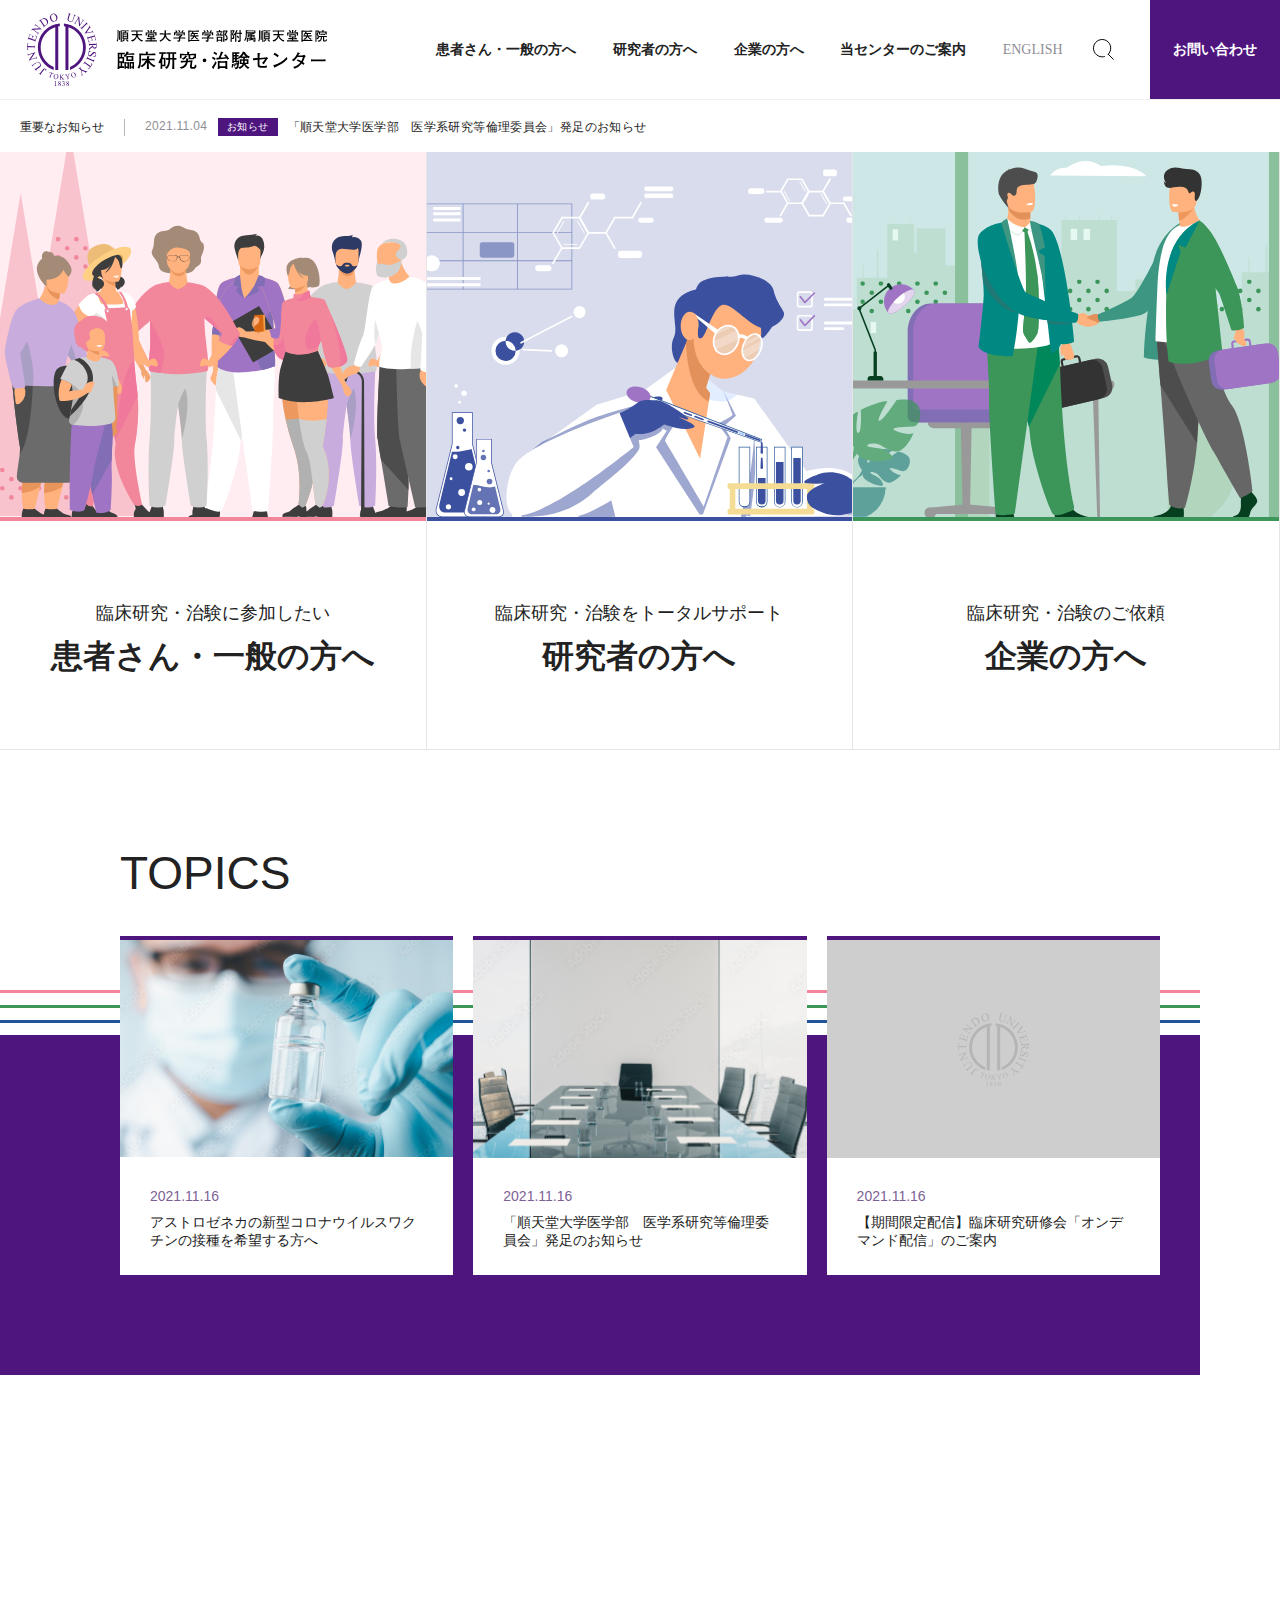
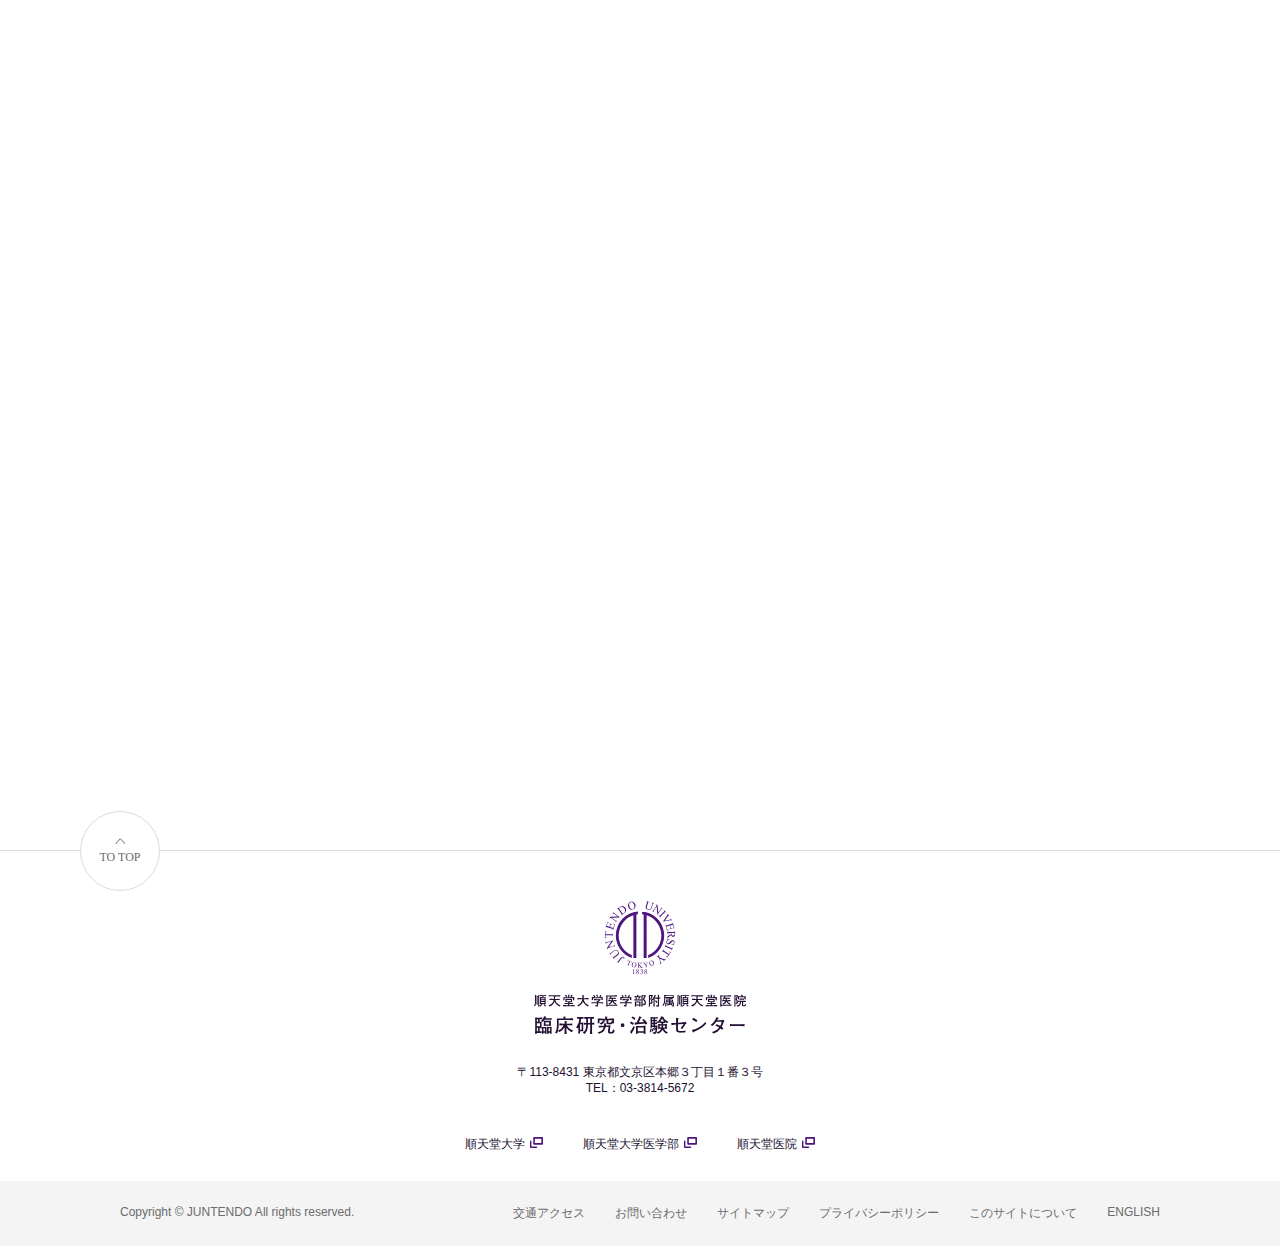
<file: index.html>
<!DOCTYPE html>
<html lang="ja">

<head>
  <meta charset="UTF-8">
  <meta name="viewport" content="width=device-width, initial-scale=1.0">
  <meta http-equiv="X-UA-Compatible" content="ie=edge">
  <title>順天堂医院</title>
  <meta name="description" content="">
  <meta property="og:site_name" content="">
  <meta property="og:title" content="">
  <meta property="og:description" content="">
  <meta property="og:type" content="website">
  <meta property="og:url" content="">
  <meta property="og:image" content="">
  <meta name="twitter:card" content="summary">
  <meta name="twitter:site" content="">
  <meta name="twitter:image" content="">
  <link rel="preconnect" href="https://fonts.gstatic.com" crossorigin>
  <link href="https://fonts.googleapis.com/css2?family=Rubik:wght@300;400;500;600;700&display=swap" rel="stylesheet">
  <link href="https://fonts.googleapis.com/css2?family=Raleway:wght@300;400;500;600;700&display=swap" rel="stylesheet">
  <link href="https://fonts.googleapis.com/css2?family=Roboto:wght@300;400;500;700&display=swap" rel="stylesheet">
  <link href="https://fonts.googleapis.com/css2?family=Josefin+Sans:wght@100;300;400;500;600;700&display=swap" rel="stylesheet">
  <link rel="stylesheet" href="./assets/css/index.css">
</head>

<body>
  <div class="wrapper">
    <header class="header js-header">
      <h1 class="header-logo">
        <a href="/">
          <img class="js-logo-pc h-logo-pc" src="./assets/images/common/h-logo.svg" alt="">
          <img class="js-logo-sp h-logo-sp" src="./assets/images/common/h-logo.svg" alt="">
        </a>
      </h1>
      <div class="sp-only sp-navBtn js-sp-navBtn">
        <span></span>
        <span></span>
        <span></span>
      </div>
      <nav class="menu js-menu">
        <div class="menu-inner">
          <ul class="menu-list">
            <li class="menu-item -patients">
              <a class="menu-item__link" href="/"><span>患者さん・一般の方へ</span></a>
              <div class="patients-menu">
                <div class="patients-menu__wrap">
                  <div class="patients-menu__left">
                    <h1>患者さん・一般の方へ</h1>
                    <p>(仮)当センターの治験・臨床研究に関する 情報提供とご参加方法をご案内します。</p>
                    <a href="/guide" class="patients-menu__link">詳しく見る</a>
                  </div>
                  <div class="patients-menu__right">
                    <ul>
                      <li> <a href="/guide/introduction/">治験・臨床研究とは</a></li>
                      <li> <a href="/guide/flow/">ご参加までの流れ</a></li>
                      <li> <a href="/guide/search/">現在募集中の治験・臨床研究</a></li>
                      <li> <a href="/guide/faq/">よくあるご質問</a></li>
                      <li> <a href="/guide/about/">当センターについて</a></li>
                      <li> <a href="/???????">公開講座・講演会</a></li>
                      <li> <a href="/guide/contact/">お問い合わせ先</a></li>
                    </ul>
                  </div>
                </div>
              </div>
            </li>
            <li class="menu-item">
              <a class="menu-item__link" href="/"><span>研究者の方へ</span></a>
            </li>
            <li class="menu-item">
              <a class="menu-item__link" href="/"><span>企業の方へ</span></a>
            </li>
            <li class="menu-item">
              <a class="menu-item__link" href="/"><span>当センターのご案内</span></a>
            </li>
            <li class="menu-item trans-en">
              <a class="menu-item__link" href="/"><span>ENGLISH</span></a>
            </li>
            <li class="menu-item se-img">
              <img class="pc-only" src="./assets/images/common/search.svg" alt="">
              <div class="sp-only">
                <div class="inline-input">
                  <input type="text" placeholder="キーワードで検索する">
                  <a class="btn-submit" href="">
                    <img src="./assets/images/common/search-white.svg" alt="">
                  </a>
                </div>
              </div>
            </li>
            <li class="menu-item">
              <a class="menu-item__link contact" href="/contact">
                お問い合わせ
              </a>
            </li>
          </ul>
        </div>
      </nav>

    </header>
    
   






    
    <main class="main">
      <section class="section top">
        <ul class="breadcrumb">
          <li>重要なお知らせ</li>
          <li>
            <a href="/" class="bread-news-item">
              <div class="section-news--item-dateWrap">
                <span class="date2">2021.11.04</span>
                <span class="tag type3">お知らせ</span>
              </div>
              <p class="desc">「順天堂大学医学部　医学系研究等倫理委員会」発足のお知らせ</p>
            </a>
          </li>
        </ul>

        <div class="p-top-mv">
          <div class="p-top-mv--item">
            <div class="img-wrap">
              <img src="./assets/images/top/p-top-mv1.svg" alt="mv">
            </div>
            <div class="txt-box">
              <div>
                <p>臨床研究・治験に参加したい</p>
                <h2>患者さん・<br class="sp-only">一般の方へ</h2>
                <a href='/' class="btn-detail">詳しく見る</a>
              </div>
            </div>
          </div>
          <div class="p-top-mv--item">
            <div class="img-wrap">
              <img src="./assets/images/top/p-top-mv2.svg" alt="mv">
            </div>
            <div class="txt-box">
              <div>
                <p>臨床研究・治験を<br class="sp-only">トータルサポート</p>
                <h2>研究者の方へ</h2>
                <a href='/' class="btn-detail">詳しく見る</a>
              </div>
            </div>
          </div>
          <div class="p-top-mv--item">
            <div class="img-wrap">
              <img src="./assets/images/top/p-top-mv3.svg" alt="mv">
            </div>
            <div class="txt-box">
              <div>
                <p>臨床研究・治験のご依頼</p>
                <h2>企業の方へ</h2>
                <a href='/' class="btn-detail">詳しく見る</a>
              </div>
            </div>
          </div>
        </div>
      </section>

      <section class="section topic wow fadeInUp">
        <div class="container topic-inner">
          <h1 class="section-ttl">TOPICS</h1>
          <ul class="col3">
            <li class="col3-item">
              <a href="/">
                <div class="topic-item">
                  <img src="./assets/images/top/p-topic-mv1.svg" alt="topic">
                  <div class="topic-info">
                    <p class="topic-date">2021.11.16</p>
                    <p class="topic-desc">アストロゼネカの新型コロナウイルスワクチンの接種を希望する方へ</p>
                  </div>
                </div>
              </a>
            </li>
            <li class="col3-item">
              <a href="/">
                <div class="topic-item">
                  <img src="./assets/images/top/p-topic-mv2.svg" alt="topic">
                  <div class="topic-info">
                    <p class="topic-date">2021.11.16</p>
                    <p class="topic-desc">「順天堂大学医学部　医学系研究等倫理委員会」発足のお知らせ</p>
                  </div>
                </div>
              </a>
            </li>
            <li class="col3-item">
              <a href="/">
                <div class="topic-item">
                  <img src="./assets/images/top/p-topic-mv3.svg" alt="topic">
                  <div class="topic-info">
                    <p class="topic-date">2021.11.16</p>
                    <p class="topic-desc">【期間限定配信】臨床研究研修会「オンデマンド配信」のご案内</p>
                  </div>
                </div>
              </a>
            </li>
          </ul>
        </div>

        <div class="p-bg-pane">
          <div class="line-list">
            <div class="line"></div>
            <div class="line"></div>
            <div class="line"></div>
          </div>
        </div>
      </section>

      <section class="section news wow fadeInUp">
        <div class="container">
          <div class="news-inner">
            <div class="l-content"></div>

            <div class="r-content">
              <h1 class="section-ttl"><span>NEWS</span></h1>

              <div class="category">
                <ul class="category-list">
                  <li class="active"><a href="/">お知らせ</a></li>
                  <li><a href="/">研修会情報</a></li>
                  <li><a href="/">新型コロナウイルス関連</a></li>
                </ul>
              </div>

              <ul class="news-list">
                <li class="news-item">
                  <a href="/" class="news-item--inner">
                    <div class="news-item--dateWrap">
                      <span class="date">2021.07.27</span>
                      <span class="tag">臨床研究</span>
                    </div>
                    <p class="desc">生命・医学系研究の関連規則を掲載いたしました。</p>
                  </a>
                </li>
                <li class="news-item">
                  <a href="/" class="news-item--inner">
                    <div class="news-item--dateWrap">
                      <span class="date">2021.07.14</span>
                      <span class="tag">特定臨床研究</span>
                    </div>
                    <p class="desc">順天堂大学臨床研究審査委員会予定表【2021年1月～2022年3月】（第3版）を掲載いたしました。変更申請締切変更申請締切変更申請締切変更申請締切変更申請締切変更申請締切変更申請締切変更申請締切変更申請締切</p>
                  </a>
                </li>
                <li class="news-item">
                  <a href="/" class="news-item--inner">
                    <div class="news-item--dateWrap">
                      <span class="date">2021.06.08</span>
                      <span class="tag">会員専用</span>
                    </div>
                    <p class="desc">【STAR-ACS研究】ニュースレター第３５号を掲載しました！</p>
                  </a>
                </li>
                <li class="news-item">
                  <a href="/" class="news-item--inner">
                    <div class="news-item--dateWrap">
                      <span class="date">2021.06.01</span>
                      <span class="tag">治験</span>
                    </div>
                    <p class="desc">治験開始までの流れ・申請書類ページを更新いたしました。</p>
                  </a>
                </li>
                <li class="news-item">
                  <a href="/" class="news-item--inner">
                    <div class="news-item--dateWrap">
                      <span class="date">2021.05.16</span>
                      <span class="tag">お知らせ</span>
                    </div>
                    <p class="desc">シンポジウム「産学連携で医療技術のグローバル展開を考える」を開催します！【6/11金18:00～ONLINE】</p>
                  </a>
                </li>
              </ul>
            </div>
          </div>
          <a href="/" class="btn-detail"> お知らせ一覧へ </a>
        </div>
      </section><!-- ./section-news -->

      <section class="section p-bottom wow fadeInUp">
        <div class="container">
          <ul class="col2">
            <li class="col2-item">
              <a href="/">
                <div class="p-btn">
                  <div>
                    <p>順天堂大学臨床研究情報検索システム</p>
                    <h2>当院の臨床研究情報の<br class="sp-only">検索はこちら</h2>
                  </div>
                </div>
              </a>
            </li>
            <li class="col2-item">
              <a href="/">
                <div class="p-btn">
                  <div>
                    <p>順天堂大学治験情報検索システム</p>
                    <h2>当院の治験情報の<br class="sp-only">検索はこちら</h2>
                  </div>
                </div>
              </a>
            </li>
          </ul>
        </div>

        <div class="p-bg-pane">
          <div class="line-list">
            <div class="line"></div>
            <div class="line"></div>
            <div class="line"></div>
          </div>
        </div>
  
      </section>
    
    
    
    </main>


















    
    <footer class="footer">
      <div class="pagetop js-pageTop"><span>TO TOP</span></div>
      <div class="footer-top">
        <img src="./assets/images/common/b-logo.svg" alt="logo">
        <p class="addr">〒113-8431 東京都文京区本郷３丁目１番３号<br>
          TEL：03-3814-5672</p>
          <ul>
            <li><a href="/" class="link">順天堂大学</a></li>
            <li><a href="/" class="link">順天堂大学医学部</a></li>
            <li><a href="/" class="link">順天堂医院</a></li>
          </ul>
        </div>
        <div class="footer-bottom">
          <div class="container inner">
            <p>
              Copyright © JUNTENDO All rights reserved.
            </p>
            <ul>
              <li><a href="/">交通アクセス</a></li>
              <li><a href="/">お問い合わせ</a></li>
              <li><a href="/">サイトマップ</a></li>
              <li><a href="/">プライバシーポリシー</a></li>
              <li><a href="/">このサイトについて</a></li>
              <li><a href="/">ENGLISH</a></li>
            </ul>
          </div>
        </div>
    </footer>


  <script src="./assets/js/libs/jquery-3.5.1.min.js"></script>
  <script src="./assets/js/libs/wow.min.js"></script>
  <script src="./assets/js/libs/ofi.min.js"></script>
  <script src="./assets/js/libs/slick.min.js"></script>
  <script src="./assets/js/libs/jquery.matchHeight-min.js"></script>
  <script src="./assets/js/common.js"></script>
</body>

</html>
</file>
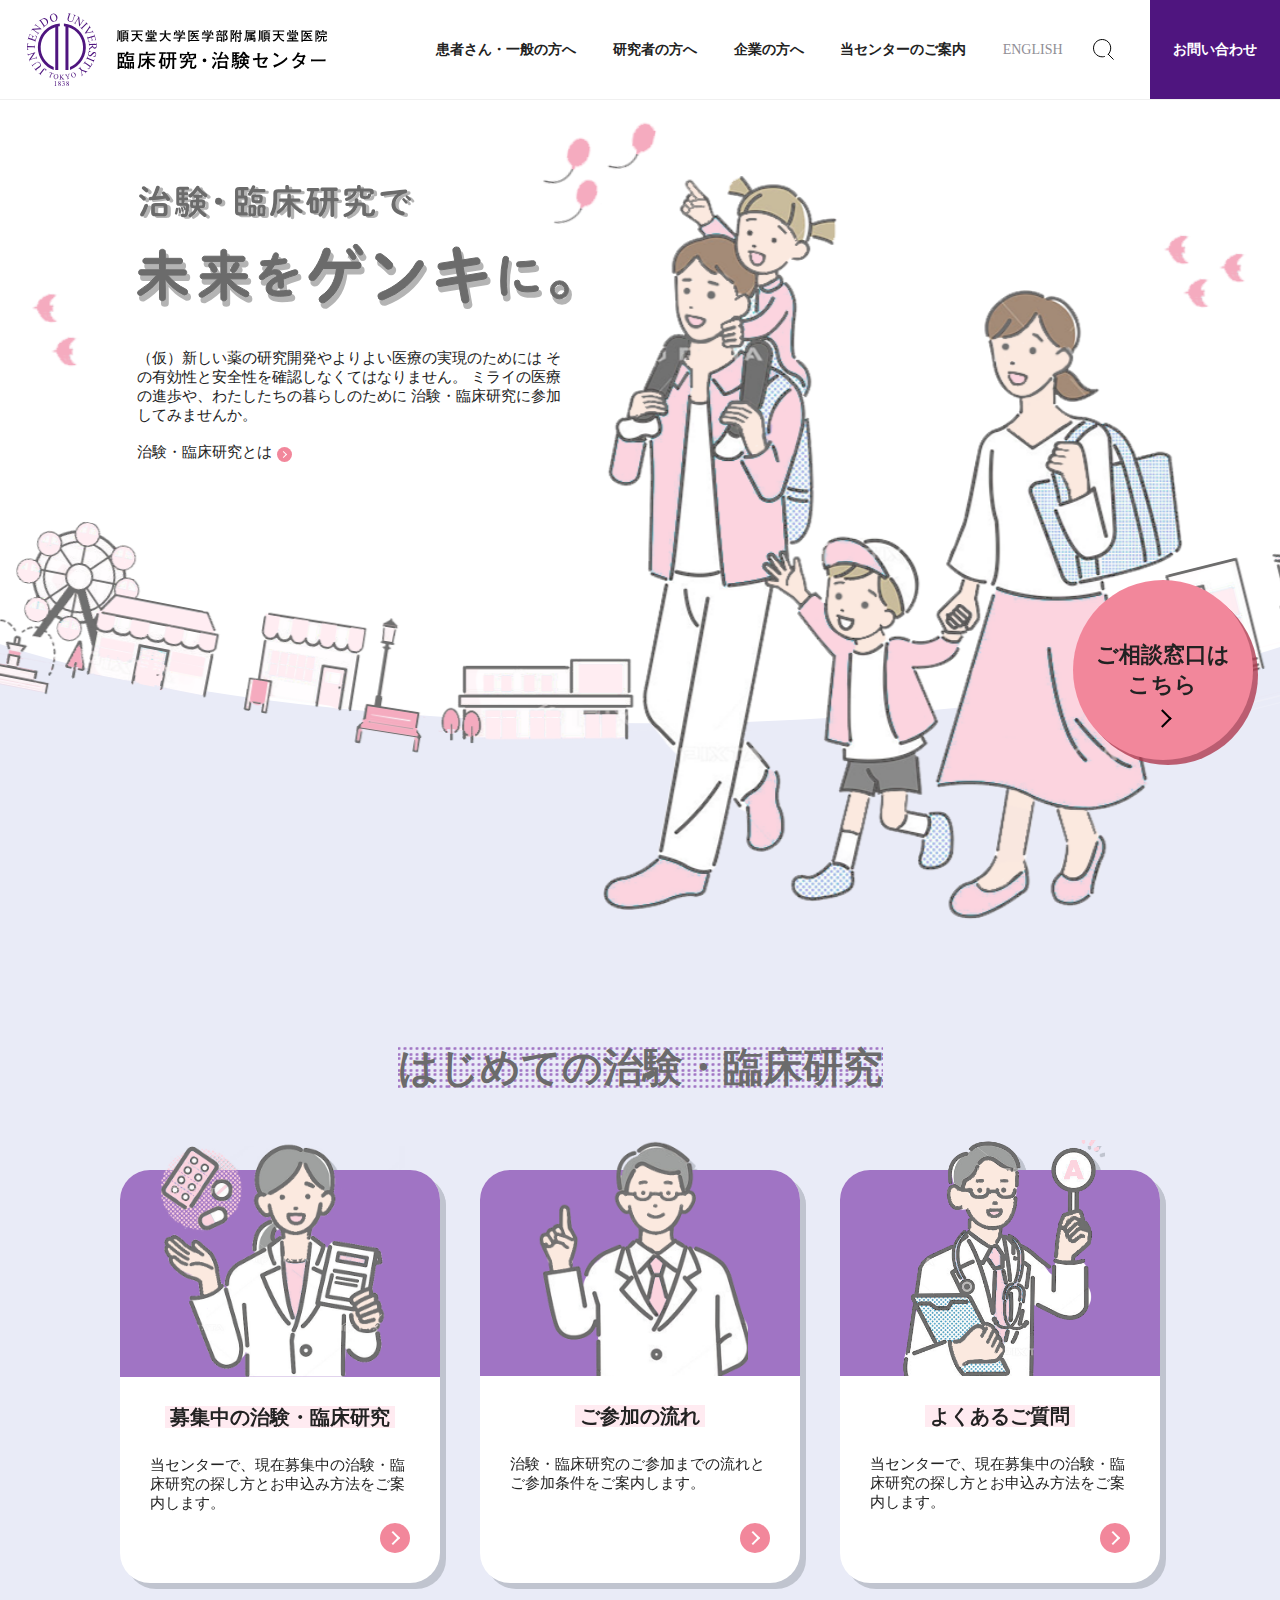
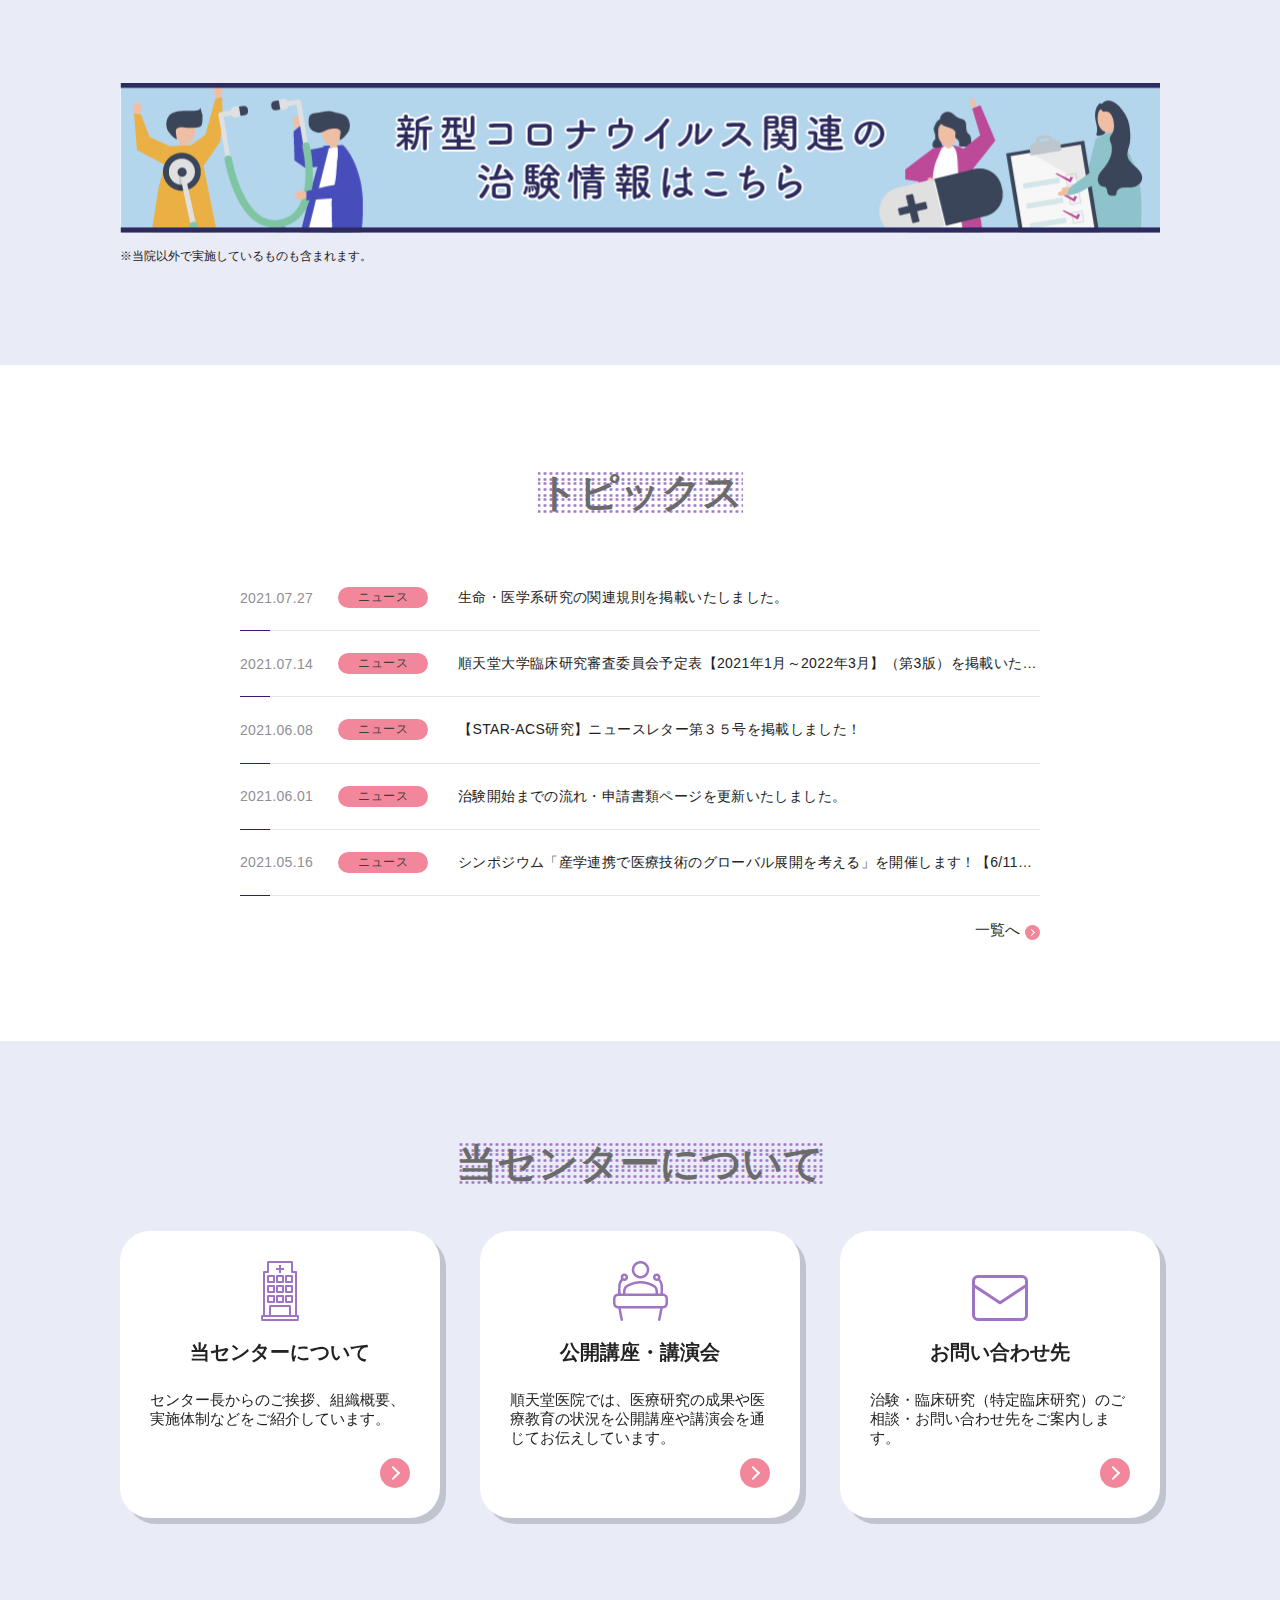
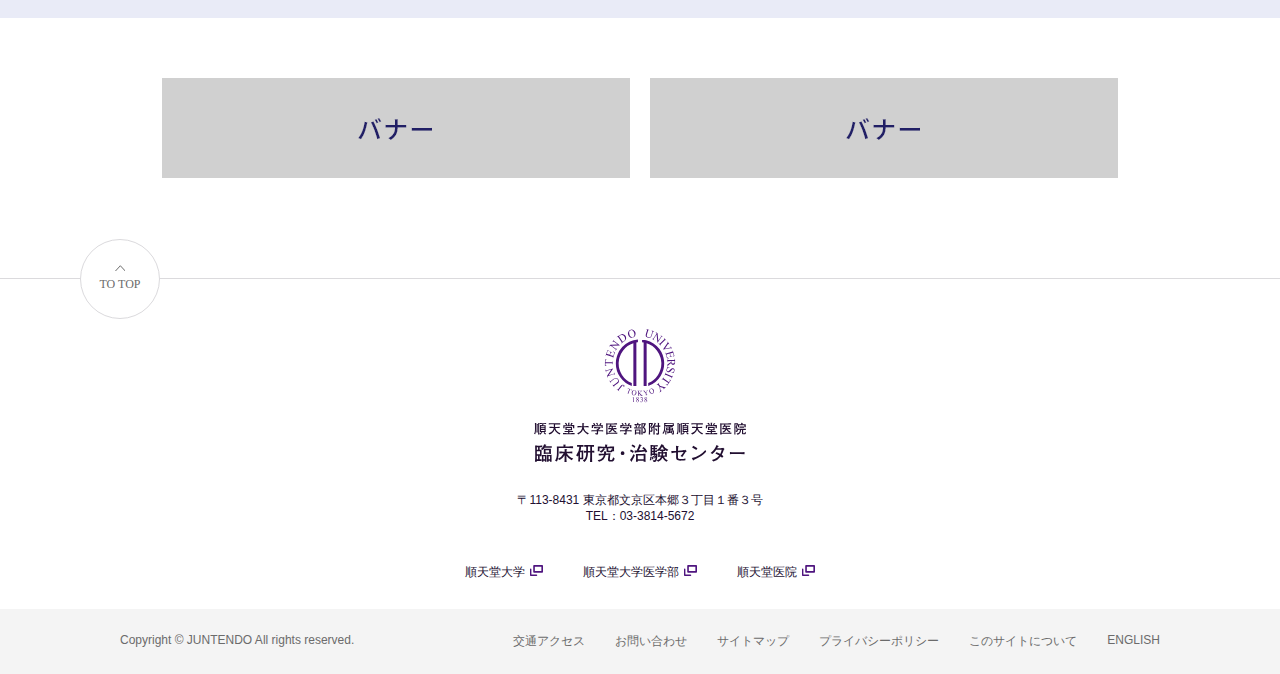
<file: guide.html>
<!DOCTYPE html>
<html lang="ja">

<head>
  <meta charset="UTF-8">
  <meta name="viewport" content="width=device-width, initial-scale=1.0">
  <meta http-equiv="X-UA-Compatible" content="ie=edge">
  <title>順天堂医院</title>
  <meta name="description" content="">
  <meta property="og:site_name" content="">
  <meta property="og:title" content="">
  <meta property="og:description" content="">
  <meta property="og:type" content="website">
  <meta property="og:url" content="">
  <meta property="og:image" content="">
  <meta name="twitter:card" content="summary">
  <meta name="twitter:site" content="">
  <meta name="twitter:image" content="">
  <link rel="preconnect" href="https://fonts.gstatic.com" crossorigin>
  <link href="https://fonts.googleapis.com/css2?family=Rubik:wght@300;400;500;600;700&display=swap" rel="stylesheet">
  <link href="https://fonts.googleapis.com/css2?family=Raleway:wght@300;400;500;600;700&display=swap" rel="stylesheet">
  <link href="https://fonts.googleapis.com/css2?family=Roboto:wght@300;400;500;700&display=swap" rel="stylesheet">
  <link href="https://fonts.googleapis.com/css2?family=Josefin+Sans:wght@100;300;400;500;600;700&display=swap" rel="stylesheet">
  <link rel="stylesheet" href="./assets/css/index.css">
</head>

<body>
  <div class="wrapper">
    <header class="header js-header">
      <h1 class="header-logo">
        <a href="/">
          <img class="js-logo-pc h-logo-pc" src="./assets/images/common/h-logo.svg" alt="">
          <img class="js-logo-sp h-logo-sp" src="./assets/images/common/h-logo.svg" alt="">
        </a>
      </h1>
      <div class="sp-only sp-navBtn js-sp-navBtn">
        <span></span>
        <span></span>
        <span></span>
      </div>
      <nav class="menu js-menu">
        <div class="menu-inner">
          <ul class="menu-list">
            <li class="menu-item -patients">
              <a class="menu-item__link" href="/"><span>患者さん・一般の方へ</span></a>
              <div class="patients-menu">
                <div class="patients-menu__wrap">
                  <div class="patients-menu__left">
                    <h1>患者さん・一般の方へ</h1>
                    <p>(仮)当センターの治験・臨床研究に関する 情報提供とご参加方法をご案内します。</p>
                    <a href="/guide" class="patients-menu__link">詳しく見る</a>
                  </div>
                  <div class="patients-menu__right">
                    <ul>
                      <li> <a href="/guide/introduction/">治験・臨床研究とは</a></li>
                      <li> <a href="/guide/flow/">ご参加までの流れ</a></li>
                      <li> <a href="/guide/search/">現在募集中の治験・臨床研究</a></li>
                      <li> <a href="/guide/faq/">よくあるご質問</a></li>
                      <li> <a href="/guide/about/">当センターについて</a></li>
                      <li> <a href="/???????">公開講座・講演会</a></li>
                      <li> <a href="/guide/contact/">お問い合わせ先</a></li>
                    </ul>
                  </div>
                </div>
              </div>
            </li>
            <li class="menu-item">
              <a class="menu-item__link" href="/"><span>研究者の方へ</span></a>
            </li>
            <li class="menu-item">
              <a class="menu-item__link" href="/"><span>企業の方へ</span></a>
            </li>
            <li class="menu-item">
              <a class="menu-item__link" href="/"><span>当センターのご案内</span></a>
            </li>
            <li class="menu-item trans-en">
              <a class="menu-item__link" href="/"><span>ENGLISH</span></a>
            </li>
            <li class="menu-item se-img">
              <img class="pc-only" src="./assets/images/common/search.svg" alt="">
              <div class="sp-only">
                <div class="inline-input">
                  <input type="text" placeholder="キーワードで検索する">
                  <a class="btn-submit" href="">
                    <img src="./assets/images/common/search-white.svg" alt="">
                  </a>
                </div>
              </div>
            </li>
            <li class="menu-item">
              <a class="menu-item__link contact" href="/contact">
                お問い合わせ
              </a>
            </li>
          </ul>
        </div>
      </nav>

    </header>
    
   






    
    <main class="main">

      <section class="section guide-top">
        <div class="guide-top__title-wrap">
          <img src="./assets/images/guide/p-top__title.svg" alt="guide">
          <p>（仮）新しい薬の研究開発やよりよい医療の実現のためには
            その有効性と安全性を確認しなくてはなりません。
            ミライの医療の進歩や、わたしたちの暮らしのために
            治験・臨床研究に参加してみませんか。</p>
          <a href="/guide/introduction" class="guide-btn__link">治験・臨床研究とは</a>
        </div>
        <a href="/guide/faq" class="guide-top__faq-link">
          ご相談窓口は<br>こちら
        </a>
      </section>

      <section class="section guide-research">
        <div class="container">
          <h1 class="guide-section__heading pc-onlyt"><span>はじめての治験・臨床研究</span></h1>
          <h1 class="guide-section__heading sp-onlyt">はじめての<br><span>治験・臨床研究</span></h1>

          <ul class="guide-research__list">
            <li class="guide-research__list--item">
              <div class="img-wrap">
                <img src="./assets/images/guide/p-reserch__img1.png" alt="guide">
              </div>
              <div class="desc-wrap">
                <h1 class="title"><span>募集中の治験・臨床研究</span></h1>
                <p>当センターで、現在募集中の治験・臨床研究の探し方とお申込み方法をご案内します。</p>
                <a class="arrow-right-link" href="/guide/introduction"></a>
              </div>
            </li>
            <li class="guide-research__list--item">
              <div class="img-wrap">
                <img src="./assets/images/guide/p-reserch__img2.png" alt="guide">
              </div>
              <div class="desc-wrap">
                <h1 class="title"><span>ご参加の流れ</span></h1>
                <p>治験・臨床研究のご参加までの流れとご参加条件をご案内します。</p>
                <a class="arrow-right-link" href="/guide/flow"></a>
              </div>
            </li>
            <li class="guide-research__list--item">
              <div class="img-wrap">
                <img src="./assets/images/guide/p-reserch__img3.png" alt="guide">
              </div>
              <div class="desc-wrap">
                <h1 class="title"><span>よくあるご質問</span></h1>
                <p>当センターで、現在募集中の治験・臨床研究の探し方とお申込み方法をご案内します。</p>
                <a class="arrow-right-link" href="/guide/faq"></a>
              </div>
            </li>
          </ul>

          <div class="virus__img-wrap"></div>
          <p class="text1">※当院以外で実施しているものも含まれます。</p> 
        </div>
      </section>


      <section class="section guide-news">
        <div class="container">
          <h1 class="guide-section__heading"><span>トピックス</span></h1>
          <div class="guide-news__content">
            <ul class="news-list">
              <li class="news-item">
                <a href="/" class="news-item--inner">
                  <div class="news-item--dateWrap">
                    <span class="date">2021.07.27</span>
                    <span class="tag">ニュース</span>
                  </div>
                  <p class="desc">生命・医学系研究の関連規則を掲載いたしました。</p>
                </a>
              </li>
              <li class="news-item">
                <a href="/" class="news-item--inner">
                  <div class="news-item--dateWrap">
                    <span class="date">2021.07.14</span>
                    <span class="tag">ニュース</span>
                  </div>
                  <p class="desc">順天堂大学臨床研究審査委員会予定表【2021年1月～2022年3月】（第3版）を掲載いたしました。変更申請締切変更申請締切変更申請締切変更申請締切変更申請締切変更申請締切変更申請締切変更申請締切変更申請締切</p>
                </a>
              </li>
              <li class="news-item">
                <a href="/" class="news-item--inner">
                  <div class="news-item--dateWrap">
                    <span class="date">2021.06.08</span>
                    <span class="tag">ニュース</span>
                  </div>
                  <p class="desc">【STAR-ACS研究】ニュースレター第３５号を掲載しました！</p>
                </a>
              </li>
              <li class="news-item">
                <a href="/" class="news-item--inner">
                  <div class="news-item--dateWrap">
                    <span class="date">2021.06.01</span>
                    <span class="tag">ニュース</span>
                  </div>
                  <p class="desc">治験開始までの流れ・申請書類ページを更新いたしました。</p>
                </a>
              </li>
              <li class="news-item">
                <a href="/" class="news-item--inner">
                  <div class="news-item--dateWrap">
                    <span class="date">2021.05.16</span>
                    <span class="tag">ニュース</span>
                  </div>
                  <p class="desc">シンポジウム「産学連携で医療技術のグローバル展開を考える」を開催します！【6/11金18:00～ONLINE】</p>
                </a>
              </li>
            </ul>
            <a href="/?????" class="guide-btn__link">一覧へ</a>
          </div>
        </div>
      </section>
      
      <section class="guide-center">
        <div class="container">
          <h1 class="guide-section__heading"><span>当センターについて</span></h1>
          <ul class="guide-center__list">
            <li class="guide-center__list--item">
              <div class="img-wrap">
                <img src="./assets/images/guide/p-center__img1.png" alt="guide">
              </div>
              <div class="desc-wrap">
                <h1 class="title">当センターについて</h1>
                <p>センター長からのご挨拶、組織概要、実施体制などをご紹介しています。</p>
                <a class="arrow-right-link" href="/about"></a>
              </div>
            </li>
            <li class="guide-center__list--item">
              <div class="img-wrap">
                <img src="./assets/images/guide/p-center__img2.png" alt="guide">
              </div>
              <div class="desc-wrap">
                <h1 class="title">公開講座・講演会</h1>
                <p>順天堂医院では、医療研究の成果や医療教育の状況を公開講座や講演会を通じてお伝えしています。</p>
                <a class="arrow-right-link" href="/???????"></a>
              </div>
            </li>
            <li class="guide-center__list--item">
              <div class="img-wrap">
                <img src="./assets/images/guide/p-center__img3.png" alt="guide">
              </div>
              <div class="desc-wrap">
                <h1 class="title">お問い合わせ先</h1>
                <p>治験・臨床研究（特定臨床研究）のご相談・お問い合わせ先をご案内します。</p>
                <a class="arrow-right-link" href="/guide/contact"></a>
              </div>
            </li>
          </ul>
        </div>
      </section>

      <section class="guide-banner">
        <div class="container">
          <div class="guide-banner__content">
            <div class="guide-banner__wrap">
              <img src="./assets/images/guide/p-banner__img1.png" alt="guide">
            </div>
            <div class="guide-banner__wrap">
              <img src="./assets/images/guide/p-banner__img1.png" alt="guide">
            </div>
          </div>
        </div>
      </section>
      
    </main>


















    
    <footer class="footer">
      <div class="pagetop js-pageTop"><span>TO TOP</span></div>
      <div class="footer-top">
        <img src="./assets/images/common/b-logo.svg" alt="logo">
        <p class="addr">〒113-8431 東京都文京区本郷３丁目１番３号<br>
          TEL：03-3814-5672</p>
          <ul>
            <li><a href="/" class="link">順天堂大学</a></li>
            <li><a href="/" class="link">順天堂大学医学部</a></li>
            <li><a href="/" class="link">順天堂医院</a></li>
          </ul>
        </div>
        <div class="footer-bottom">
          <div class="container inner">
            <p>
              Copyright © JUNTENDO All rights reserved.
            </p>
            <ul>
              <li><a href="/">交通アクセス</a></li>
              <li><a href="/">お問い合わせ</a></li>
              <li><a href="/">サイトマップ</a></li>
              <li><a href="/">プライバシーポリシー</a></li>
              <li><a href="/">このサイトについて</a></li>
              <li><a href="/">ENGLISH</a></li>
            </ul>
          </div>
        </div>
    </footer>


  <script src="./assets/js/libs/jquery-3.5.1.min.js"></script>
  <script src="./assets/js/libs/wow.min.js"></script>
  <script src="./assets/js/libs/ofi.min.js"></script>
  <script src="./assets/js/libs/slick.min.js"></script>
  <script src="./assets/js/libs/jquery.matchHeight-min.js"></script>
  <script src="./assets/js/common.js"></script>
</body>

</html>
</file>
<file: assets/css/index.css>
@charset "UTF-8";
/* -------------------
  RESET
--------------------*/
html,
body,
div,
span,
h1,
h2,
h3,
h4,
h5,
h6,
p,
a,
address,
img,
u,
i,
dl,
dt,
dd,
ol,
ul,
li,
fieldset,
form,
label,
table,
caption,
tbody,
tfoot,
thead,
tr,
th,
td,
article,
aside,
canvas,
details,
embed,
figure,
figcaption,
footer,
header,
menu,
nav,
output,
section,
audio,
video {
  margin: 0;
  padding: 0;
  border: 0;
  font-size: 100%;
  font: inherit;
  vertical-align: baseline;
}

/* make sure to set some focus styles for accessibility */
:focus {
  outline: 0;
}

/* HTML5 display-role reset for older browsers */
article,
aside,
details,
figcaption,
figure,
footer,
header,
hgroup,
menu,
nav,
section {
  display: block;
}

ol,
ul {
  list-style: none;
}

blockquote,
q {
  quotes: none;
}

blockquote:before,
blockquote:after,
q:before,
q:after {
  content: '';
  content: none;
}

table {
  border-collapse: collapse;
  border-spacing: 0;
}

input[type=search]::-webkit-search-cancel-button,
input[type=search]::-webkit-search-decoration,
input[type=search]::-webkit-search-results-button,
input[type=search]::-webkit-search-results-decoration {
  -webkit-appearance: none;
  -moz-appearance: none;
}

input[type=search] {
  -webkit-appearance: none;
  -moz-appearance: none;
  -webkit-box-sizing: content-box;
  box-sizing: content-box;
}

textarea {
  overflow: auto;
  vertical-align: top;
  resize: vertical;
}

/**
 * Correct `inline-block` display not defined in IE 6/7/8/9 and Firefox 3.
 */
audio,
canvas,
video {
  display: inline-block;
  *display: inline;
  *zoom: 1;
  max-width: 100%;
}

/**
 * Prevent modern browsers from displaying `audio` without controls.
 * Remove excess height in iOS 5 devices.
 */
audio:not([controls]) {
  display: none;
  height: 0;
}

/**
 * Address styling not present in IE 7/8/9, Firefox 3, and Safari 4.
 * Known issue: no IE 6 support.
 */
[hidden] {
  display: none;
}

/**
 * 1. Correct text resizing oddly in IE 6/7 when body `font-size` is set using
 *    `em` units.
 * 2. Prevent iOS text size adjust after orientation change, without disabling
 *    user zoom.
 */
html {
  font-size: 100%;
  /* 1 */
  -webkit-text-size-adjust: 100%;
  /* 2 */
  -ms-text-size-adjust: 100%;
  /* 2 */
}

a {
  color: inherit;
  text-decoration: none;
}

/**
 * Address `outline` inconsistency between Chrome and other browsers.
 */
a:focus {
  outline: none;
}

/**
 * Improve readability when focused and also mouse hovered in all browsers.
 */
a:active,
a:hover {
  outline: 0;
}

/**
 * 1. Remove border when inside `a` element in IE 6/7/8/9 and Firefox 3.
 * 2. Improve image quality when scaled in IE 7.
 */
img {
  border: 0;
  /* 1 */
  -ms-interpolation-mode: bicubic;
  /* 2 */
}

/**
 * Address margin not present in IE 6/7/8/9, Safari 5, and Opera 11.
 */
figure {
  margin: 0;
}

/**
 * Correct margin displayed oddly in IE 6/7.
 */
form {
  margin: 0;
}

/**
 * Define consistent border, margin, and padding.
 */
fieldset {
  border: 1px solid #c0c0c0;
  margin: 0 2px;
  padding: 0.35em 0.625em 0.75em;
}

/**
 * 1. Correct color not being inherited in IE 6/7/8/9.
 * 2. Correct text not wrapping in Firefox 3.
 * 3. Correct alignment displayed oddly in IE 6/7.
 */
legend {
  border: 0;
  /* 1 */
  padding: 0;
  white-space: normal;
  /* 2 */
  *margin-left: -7px;
  /* 3 */
}

/**
 * 1. Correct font size not being inherited in all browsers.
 * 2. Address margins set differently in IE 6/7, Firefox 3+, Safari 5,
 *    and Chrome.
 * 3. Improve appearance and consistency in all browsers.
 */
button,
input,
select,
textarea {
  font-family: inherit;
  font-size: 100%;
  /* 1 */
  margin: 0;
  /* 2 */
  vertical-align: baseline;
  /* 3 */
  *vertical-align: middle;
  /* 3 */
}

/**
 * Address Firefox 3+ setting `line-height` on `input` using `!important` in
 * the UA stylesheet.
 */
button,
input {
  line-height: normal;
}

/**
 * Address inconsistent `text-transform` inheritance for `button` and `select`.
 * All other form control elements do not inherit `text-transform` values.
 * Correct `button` style inheritance in Chrome, Safari 5+, and IE 6+.
 * Correct `select` style inheritance in Firefox 4+ and Opera.
 */
button,
select {
  text-transform: none;
}

/**
 * 1. Avoid the WebKit bug in Android 4.0.* where (2) destroys native `audio`
 *    and `video` controls.
 * 2. Correct inability to style clickable `input` types in iOS.
 * 3. Improve usability and consistency of cursor style between image-type
 *    `input` and others.
 * 4. Remove inner spacing in IE 7 without affecting normal text inputs.
 *    Known issue: inner spacing remains in IE 6.
 */
button,
html input[type="button"],
input[type="reset"],
input[type="submit"] {
  -webkit-appearance: button;
  /* 2 */
  cursor: pointer;
  /* 3 */
  *overflow: visible;
  /* 4 */
}

/**
 * Re-set default cursor for disabled elements.
 */
button[disabled],
html input[disabled] {
  cursor: default;
}

/**
 * 1. Address box sizing set to content-box in IE 8/9.
 * 2. Remove excess padding in IE 8/9.
 * 3. Remove excess padding in IE 7.
 *    Known issue: excess padding remains in IE 6.
 */
input[type="checkbox"],
input[type="radio"] {
  -webkit-box-sizing: border-box;
          box-sizing: border-box;
  /* 1 */
  padding: 0;
  /* 2 */
  *height: 13px;
  /* 3 */
  *width: 13px;
  /* 3 */
}

/**
 * 1. Address `appearance` set to `searchfield` in Safari 5 and Chrome.
 * 2. Address `box-sizing` set to `border-box` in Safari 5 and Chrome
 *    (include `-moz` to future-proof).
 */
input[type=search] {
  -webkit-appearance: textfield;
  /* 1 */
  -webkit-box-sizing: content-box;
  /* 2 */
  box-sizing: content-box;
}

/**
 * Remove inner padding and search cancel button in Safari 5 and Chrome
 * on OS X.
 */
input[type="search"]::-webkit-search-cancel-button,
input[type="search"]::-webkit-search-decoration {
  -webkit-appearance: none;
}

/**
 * Remove inner padding and border in Firefox 3+.
 */
button::-moz-focus-inner,
input::-moz-focus-inner {
  border: 0;
  padding: 0;
}

/**
 * 1. Remove default vertical scrollbar in IE 6/7/8/9.
 * 2. Improve readability and alignment in all browsers.
 */
textarea {
  overflow: auto;
  /* 1 */
  vertical-align: top;
  /* 2 */
}

/**
 * Remove most spacing between table cells.
 */
table {
  border-collapse: collapse;
  border-spacing: 0;
}

html,
button,
input,
select,
textarea {
  color: #222;
}

::-moz-selection {
  background: #b3d4fc;
  text-shadow: none;
}

::selection {
  background: #b3d4fc;
  text-shadow: none;
}

img {
  max-width: 100%;
  height: auto;
  vertical-align: middle;
}

fieldset {
  border: 0;
  margin: 0;
  padding: 0;
}

textarea {
  resize: vertical;
}

.chromeframe {
  margin: 0.2em 0;
  background: #ccc;
  color: #000;
  padding: 0.2em 0;
}

*,
*:before,
*:after {
  -webkit-box-sizing: border-box;
  -ms-box-sizing: border-box;
  box-sizing: border-box;
  margin: 0;
  padding: 0;
}

/* -------------------
  NO - RESET
--------------------*/
.no-reset * {
  line-height: normal;
}

.no-reset html {
  -webkit-box-sizing: content-box;
          box-sizing: content-box;
}

.no-reset body {
  margin: 8px;
  line-height: normal;
}

.no-reset p {
  margin: 1em 0;
}

.no-reset blockquote,
.no-reset figure {
  margin: 1em 40px;
}

.no-reset q {
  quotes: "“" "”" "‘" "’";
}

.no-reset q:before {
  content: open-quote;
}

.no-reset q:after {
  content: close-quote;
}

.no-reset hr {
  border: 1px inset;
  -webkit-box-sizing: border-box;
          box-sizing: border-box;
  margin: 0.5em auto;
}

.no-reset h1 {
  font-size: 2em;
  font-weight: bold;
  margin: 0.67em 0;
}

.no-reset h2 {
  font-size: 1.5em;
  font-weight: bold;
  margin: 0.83em 0;
}

.no-reset h3 {
  font-size: 1.17em;
  font-weight: bold;
  margin: 1em 0;
}

.no-reset h4 {
  font-size: 1.00em;
  font-weight: bold;
  margin: 1.33em 0;
}

.no-reset h5 {
  font-size: 0.83em;
  font-weight: bold;
  margin: 1.67em 0;
}

.no-reset h6 {
  font-size: 0.67em;
  font-weight: bold;
  margin: 2.33em 0;
}

.no-reset article h1,
.no-reset aside h1,
.no-reset nav h1,
.no-reset section h1 {
  font-size: 1.5em;
  font-weight: bold;
  margin: 0.83em 0;
}

.no-reset article article h1,
.no-reset article aside h1,
.no-reset article nav h1,
.no-reset article section h1,
.no-reset aside article h1,
.no-reset aside aside h1,
.no-reset aside nav h1,
.no-reset aside section h1,
.no-reset nav article h1,
.no-reset nav aside h1,
.no-reset nav nav h1,
.no-reset nav section h1,
.no-reset section article h1,
.no-reset section aside h1,
.no-reset section nav h1,
.no-reset section section h1 {
  font-size: 1.17em;
  font-weight: bold;
  margin: 1em 0;
}

.no-reset article article article h1,
.no-reset article article aside h1,
.no-reset article article nav h1,
.no-reset article article section h1,
.no-reset article aside article h1,
.no-reset article aside aside h1,
.no-reset article aside nav h1,
.no-reset article aside section h1,
.no-reset article nav article h1,
.no-reset article nav aside h1,
.no-reset article nav nav h1,
.no-reset article nav section h1,
.no-reset article section article h1,
.no-reset article section aside h1,
.no-reset article section nav h1,
.no-reset article section section h1,
.no-reset aside article article h1,
.no-reset aside article aside h1,
.no-reset aside article nav h1,
.no-reset aside article section h1,
.no-reset aside aside article h1,
.no-reset aside aside aside h1,
.no-reset aside aside nav h1,
.no-reset aside aside section h1,
.no-reset aside nav article h1,
.no-reset aside nav aside h1,
.no-reset aside nav nav h1,
.no-reset aside nav section h1,
.no-reset aside section article h1,
.no-reset aside section aside h1,
.no-reset aside section nav h1,
.no-reset aside section section h1,
.no-reset nav article article h1,
.no-reset nav article aside h1,
.no-reset nav article nav h1,
.no-reset nav article section h1,
.no-reset nav aside article h1,
.no-reset nav aside aside h1,
.no-reset nav aside nav h1,
.no-reset nav aside section h1,
.no-reset nav nav article h1,
.no-reset nav nav aside h1,
.no-reset nav nav nav h1,
.no-reset nav nav section h1,
.no-reset nav section article h1,
.no-reset nav section aside h1,
.no-reset nav section nav h1,
.no-reset nav section section h1,
.no-reset section article article h1,
.no-reset section article aside h1,
.no-reset section article nav h1,
.no-reset section article section h1,
.no-reset section aside article h1,
.no-reset section aside aside h1,
.no-reset section aside nav h1,
.no-reset section aside section h1,
.no-reset section nav article h1,
.no-reset section nav aside h1,
.no-reset section nav nav h1,
.no-reset section nav section h1,
.no-reset section section article h1,
.no-reset section section aside h1,
.no-reset section section nav h1,
.no-reset section section section h1 {
  font-size: 1.00em;
  font-weight: bold;
  margin: 1.33em 0;
}

.no-reset article article article article h1,
.no-reset article article article aside h1,
.no-reset article article article nav h1,
.no-reset article article article section h1,
.no-reset article article aside article h1,
.no-reset article article aside aside h1,
.no-reset article article aside nav h1,
.no-reset article article aside section h1,
.no-reset article article nav article h1,
.no-reset article article nav aside h1,
.no-reset article article nav nav h1,
.no-reset article article nav section h1,
.no-reset article article section article h1,
.no-reset article article section aside h1,
.no-reset article article section nav h1,
.no-reset article article section section h1,
.no-reset article aside article article h1,
.no-reset article aside article aside h1,
.no-reset article aside article nav h1,
.no-reset article aside article section h1,
.no-reset article aside aside article h1,
.no-reset article aside aside aside h1,
.no-reset article aside aside nav h1,
.no-reset article aside aside section h1,
.no-reset article aside nav article h1,
.no-reset article aside nav aside h1,
.no-reset article aside nav nav h1,
.no-reset article aside nav section h1,
.no-reset article aside section article h1,
.no-reset article aside section aside h1,
.no-reset article aside section nav h1,
.no-reset article aside section section h1,
.no-reset article nav article article h1,
.no-reset article nav article aside h1,
.no-reset article nav article nav h1,
.no-reset article nav article section h1,
.no-reset article nav aside article h1,
.no-reset article nav aside aside h1,
.no-reset article nav aside nav h1,
.no-reset article nav aside section h1,
.no-reset article nav nav article h1,
.no-reset article nav nav aside h1,
.no-reset article nav nav nav h1,
.no-reset article nav nav section h1,
.no-reset article nav section article h1,
.no-reset article nav section aside h1,
.no-reset article nav section nav h1,
.no-reset article nav section section h1,
.no-reset article section article article h1,
.no-reset article section article aside h1,
.no-reset article section article nav h1,
.no-reset article section article section h1,
.no-reset article section aside article h1,
.no-reset article section aside aside h1,
.no-reset article section aside nav h1,
.no-reset article section aside section h1,
.no-reset article section nav article h1,
.no-reset article section nav aside h1,
.no-reset article section nav nav h1,
.no-reset article section nav section h1,
.no-reset article section section article h1,
.no-reset article section section aside h1,
.no-reset article section section nav h1,
.no-reset article section section section h1,
.no-reset aside article article article h1,
.no-reset aside article article aside h1,
.no-reset aside article article nav h1,
.no-reset aside article article section h1,
.no-reset aside article aside article h1,
.no-reset aside article aside aside h1,
.no-reset aside article aside nav h1,
.no-reset aside article aside section h1,
.no-reset aside article nav article h1,
.no-reset aside article nav aside h1,
.no-reset aside article nav nav h1,
.no-reset aside article nav section h1,
.no-reset aside article section article h1,
.no-reset aside article section aside h1,
.no-reset aside article section nav h1,
.no-reset aside article section section h1,
.no-reset aside aside article article h1,
.no-reset aside aside article aside h1,
.no-reset aside aside article nav h1,
.no-reset aside aside article section h1,
.no-reset aside aside aside article h1,
.no-reset aside aside aside aside h1,
.no-reset aside aside aside nav h1,
.no-reset aside aside aside section h1,
.no-reset aside aside nav article h1,
.no-reset aside aside nav aside h1,
.no-reset aside aside nav nav h1,
.no-reset aside aside nav section h1,
.no-reset aside aside section article h1,
.no-reset aside aside section aside h1,
.no-reset aside aside section nav h1,
.no-reset aside aside section section h1,
.no-reset aside nav article article h1,
.no-reset aside nav article aside h1,
.no-reset aside nav article nav h1,
.no-reset aside nav article section h1,
.no-reset aside nav aside article h1,
.no-reset aside nav aside aside h1,
.no-reset aside nav aside nav h1,
.no-reset aside nav aside section h1,
.no-reset aside nav nav article h1,
.no-reset aside nav nav aside h1,
.no-reset aside nav nav nav h1,
.no-reset aside nav nav section h1,
.no-reset aside nav section article h1,
.no-reset aside nav section aside h1,
.no-reset aside nav section nav h1,
.no-reset aside nav section section h1,
.no-reset aside section article article h1,
.no-reset aside section article aside h1,
.no-reset aside section article nav h1,
.no-reset aside section article section h1,
.no-reset aside section aside article h1,
.no-reset aside section aside aside h1,
.no-reset aside section aside nav h1,
.no-reset aside section aside section h1,
.no-reset aside section nav article h1,
.no-reset aside section nav aside h1,
.no-reset aside section nav nav h1,
.no-reset aside section nav section h1,
.no-reset aside section section article h1,
.no-reset aside section section aside h1,
.no-reset aside section section nav h1,
.no-reset aside section section section h1,
.no-reset nav article article article h1,
.no-reset nav article article aside h1,
.no-reset nav article article nav h1,
.no-reset nav article article section h1,
.no-reset nav article aside article h1,
.no-reset nav article aside aside h1,
.no-reset nav article aside nav h1,
.no-reset nav article aside section h1,
.no-reset nav article nav article h1,
.no-reset nav article nav aside h1,
.no-reset nav article nav nav h1,
.no-reset nav article nav section h1,
.no-reset nav article section article h1,
.no-reset nav article section aside h1,
.no-reset nav article section nav h1,
.no-reset nav article section section h1,
.no-reset nav aside article article h1,
.no-reset nav aside article aside h1,
.no-reset nav aside article nav h1,
.no-reset nav aside article section h1,
.no-reset nav aside aside article h1,
.no-reset nav aside aside aside h1,
.no-reset nav aside aside nav h1,
.no-reset nav aside aside section h1,
.no-reset nav aside nav article h1,
.no-reset nav aside nav aside h1,
.no-reset nav aside nav nav h1,
.no-reset nav aside nav section h1,
.no-reset nav aside section article h1,
.no-reset nav aside section aside h1,
.no-reset nav aside section nav h1,
.no-reset nav aside section section h1,
.no-reset nav nav article article h1,
.no-reset nav nav article aside h1,
.no-reset nav nav article nav h1,
.no-reset nav nav article section h1,
.no-reset nav nav aside article h1,
.no-reset nav nav aside aside h1,
.no-reset nav nav aside nav h1,
.no-reset nav nav aside section h1,
.no-reset nav nav nav article h1,
.no-reset nav nav nav aside h1,
.no-reset nav nav nav nav h1,
.no-reset nav nav nav section h1,
.no-reset nav nav section article h1,
.no-reset nav nav section aside h1,
.no-reset nav nav section nav h1,
.no-reset nav nav section section h1,
.no-reset nav section article article h1,
.no-reset nav section article aside h1,
.no-reset nav section article nav h1,
.no-reset nav section article section h1,
.no-reset nav section aside article h1,
.no-reset nav section aside aside h1,
.no-reset nav section aside nav h1,
.no-reset nav section aside section h1,
.no-reset nav section nav article h1,
.no-reset nav section nav aside h1,
.no-reset nav section nav nav h1,
.no-reset nav section nav section h1,
.no-reset nav section section article h1,
.no-reset nav section section aside h1,
.no-reset nav section section nav h1,
.no-reset nav section section section h1,
.no-reset section article article article h1,
.no-reset section article article aside h1,
.no-reset section article article nav h1,
.no-reset section article article section h1,
.no-reset section article aside article h1,
.no-reset section article aside aside h1,
.no-reset section article aside nav h1,
.no-reset section article aside section h1,
.no-reset section article nav article h1,
.no-reset section article nav aside h1,
.no-reset section article nav nav h1,
.no-reset section article nav section h1,
.no-reset section article section article h1,
.no-reset section article section aside h1,
.no-reset section article section nav h1,
.no-reset section article section section h1,
.no-reset section aside article article h1,
.no-reset section aside article aside h1,
.no-reset section aside article nav h1,
.no-reset section aside article section h1,
.no-reset section aside aside article h1,
.no-reset section aside aside aside h1,
.no-reset section aside aside nav h1,
.no-reset section aside aside section h1,
.no-reset section aside nav article h1,
.no-reset section aside nav aside h1,
.no-reset section aside nav nav h1,
.no-reset section aside nav section h1,
.no-reset section aside section article h1,
.no-reset section aside section aside h1,
.no-reset section aside section nav h1,
.no-reset section aside section section h1,
.no-reset section nav article article h1,
.no-reset section nav article aside h1,
.no-reset section nav article nav h1,
.no-reset section nav article section h1,
.no-reset section nav aside article h1,
.no-reset section nav aside aside h1,
.no-reset section nav aside nav h1,
.no-reset section nav aside section h1,
.no-reset section nav nav article h1,
.no-reset section nav nav aside h1,
.no-reset section nav nav nav h1,
.no-reset section nav nav section h1,
.no-reset section nav section article h1,
.no-reset section nav section aside h1,
.no-reset section nav section nav h1,
.no-reset section nav section section h1,
.no-reset section section article article h1,
.no-reset section section article aside h1,
.no-reset section section article nav h1,
.no-reset section section article section h1,
.no-reset section section aside article h1,
.no-reset section section aside aside h1,
.no-reset section section aside nav h1,
.no-reset section section aside section h1,
.no-reset section section nav article h1,
.no-reset section section nav aside h1,
.no-reset section section nav nav h1,
.no-reset section section nav section h1,
.no-reset section section section article h1,
.no-reset section section section aside h1,
.no-reset section section section nav h1,
.no-reset section section section section h1 {
  font-size: 0.83em;
  font-weight: bold;
  margin: 1.67em 0;
}

.no-reset article article article article article h1,
.no-reset article article article article aside h1,
.no-reset article article article article nav h1,
.no-reset article article article article section h1,
.no-reset article article article aside article h1,
.no-reset article article article aside aside h1,
.no-reset article article article aside nav h1,
.no-reset article article article aside section h1,
.no-reset article article article nav article h1,
.no-reset article article article nav aside h1,
.no-reset article article article nav nav h1,
.no-reset article article article nav section h1,
.no-reset article article article section article h1,
.no-reset article article article section aside h1,
.no-reset article article article section nav h1,
.no-reset article article article section section h1,
.no-reset article article aside article article h1,
.no-reset article article aside article aside h1,
.no-reset article article aside article nav h1,
.no-reset article article aside article section h1,
.no-reset article article aside aside article h1,
.no-reset article article aside aside aside h1,
.no-reset article article aside aside nav h1,
.no-reset article article aside aside section h1,
.no-reset article article aside nav article h1,
.no-reset article article aside nav aside h1,
.no-reset article article aside nav nav h1,
.no-reset article article aside nav section h1,
.no-reset article article aside section article h1,
.no-reset article article aside section aside h1,
.no-reset article article aside section nav h1,
.no-reset article article aside section section h1,
.no-reset article article nav article article h1,
.no-reset article article nav article aside h1,
.no-reset article article nav article nav h1,
.no-reset article article nav article section h1,
.no-reset article article nav aside article h1,
.no-reset article article nav aside aside h1,
.no-reset article article nav aside nav h1,
.no-reset article article nav aside section h1,
.no-reset article article nav nav article h1,
.no-reset article article nav nav aside h1,
.no-reset article article nav nav nav h1,
.no-reset article article nav nav section h1,
.no-reset article article nav section article h1,
.no-reset article article nav section aside h1,
.no-reset article article nav section nav h1,
.no-reset article article nav section section h1,
.no-reset article article section article article h1,
.no-reset article article section article aside h1,
.no-reset article article section article nav h1,
.no-reset article article section article section h1,
.no-reset article article section aside article h1,
.no-reset article article section aside aside h1,
.no-reset article article section aside nav h1,
.no-reset article article section aside section h1,
.no-reset article article section nav article h1,
.no-reset article article section nav aside h1,
.no-reset article article section nav nav h1,
.no-reset article article section nav section h1,
.no-reset article article section section article h1,
.no-reset article article section section aside h1,
.no-reset article article section section nav h1,
.no-reset article article section section section h1,
.no-reset article aside article article article h1,
.no-reset article aside article article aside h1,
.no-reset article aside article article nav h1,
.no-reset article aside article article section h1,
.no-reset article aside article aside article h1,
.no-reset article aside article aside aside h1,
.no-reset article aside article aside nav h1,
.no-reset article aside article aside section h1,
.no-reset article aside article nav article h1,
.no-reset article aside article nav aside h1,
.no-reset article aside article nav nav h1,
.no-reset article aside article nav section h1,
.no-reset article aside article section article h1,
.no-reset article aside article section aside h1,
.no-reset article aside article section nav h1,
.no-reset article aside article section section h1,
.no-reset article aside aside article article h1,
.no-reset article aside aside article aside h1,
.no-reset article aside aside article nav h1,
.no-reset article aside aside article section h1,
.no-reset article aside aside aside article h1,
.no-reset article aside aside aside aside h1,
.no-reset article aside aside aside nav h1,
.no-reset article aside aside aside section h1,
.no-reset article aside aside nav article h1,
.no-reset article aside aside nav aside h1,
.no-reset article aside aside nav nav h1,
.no-reset article aside aside nav section h1,
.no-reset article aside aside section article h1,
.no-reset article aside aside section aside h1,
.no-reset article aside aside section nav h1,
.no-reset article aside aside section section h1,
.no-reset article aside nav article article h1,
.no-reset article aside nav article aside h1,
.no-reset article aside nav article nav h1,
.no-reset article aside nav article section h1,
.no-reset article aside nav aside article h1,
.no-reset article aside nav aside aside h1,
.no-reset article aside nav aside nav h1,
.no-reset article aside nav aside section h1,
.no-reset article aside nav nav article h1,
.no-reset article aside nav nav aside h1,
.no-reset article aside nav nav nav h1,
.no-reset article aside nav nav section h1,
.no-reset article aside nav section article h1,
.no-reset article aside nav section aside h1,
.no-reset article aside nav section nav h1,
.no-reset article aside nav section section h1,
.no-reset article aside section article article h1,
.no-reset article aside section article aside h1,
.no-reset article aside section article nav h1,
.no-reset article aside section article section h1,
.no-reset article aside section aside article h1,
.no-reset article aside section aside aside h1,
.no-reset article aside section aside nav h1,
.no-reset article aside section aside section h1,
.no-reset article aside section nav article h1,
.no-reset article aside section nav aside h1,
.no-reset article aside section nav nav h1,
.no-reset article aside section nav section h1,
.no-reset article aside section section article h1,
.no-reset article aside section section aside h1,
.no-reset article aside section section nav h1,
.no-reset article aside section section section h1,
.no-reset article nav article article article h1,
.no-reset article nav article article aside h1,
.no-reset article nav article article nav h1,
.no-reset article nav article article section h1,
.no-reset article nav article aside article h1,
.no-reset article nav article aside aside h1,
.no-reset article nav article aside nav h1,
.no-reset article nav article aside section h1,
.no-reset article nav article nav article h1,
.no-reset article nav article nav aside h1,
.no-reset article nav article nav nav h1,
.no-reset article nav article nav section h1,
.no-reset article nav article section article h1,
.no-reset article nav article section aside h1,
.no-reset article nav article section nav h1,
.no-reset article nav article section section h1,
.no-reset article nav aside article article h1,
.no-reset article nav aside article aside h1,
.no-reset article nav aside article nav h1,
.no-reset article nav aside article section h1,
.no-reset article nav aside aside article h1,
.no-reset article nav aside aside aside h1,
.no-reset article nav aside aside nav h1,
.no-reset article nav aside aside section h1,
.no-reset article nav aside nav article h1,
.no-reset article nav aside nav aside h1,
.no-reset article nav aside nav nav h1,
.no-reset article nav aside nav section h1,
.no-reset article nav aside section article h1,
.no-reset article nav aside section aside h1,
.no-reset article nav aside section nav h1,
.no-reset article nav aside section section h1,
.no-reset article nav nav article article h1,
.no-reset article nav nav article aside h1,
.no-reset article nav nav article nav h1,
.no-reset article nav nav article section h1,
.no-reset article nav nav aside article h1,
.no-reset article nav nav aside aside h1,
.no-reset article nav nav aside nav h1,
.no-reset article nav nav aside section h1,
.no-reset article nav nav nav article h1,
.no-reset article nav nav nav aside h1,
.no-reset article nav nav nav nav h1,
.no-reset article nav nav nav section h1,
.no-reset article nav nav section article h1,
.no-reset article nav nav section aside h1,
.no-reset article nav nav section nav h1,
.no-reset article nav nav section section h1,
.no-reset article nav section article article h1,
.no-reset article nav section article aside h1,
.no-reset article nav section article nav h1,
.no-reset article nav section article section h1,
.no-reset article nav section aside article h1,
.no-reset article nav section aside aside h1,
.no-reset article nav section aside nav h1,
.no-reset article nav section aside section h1,
.no-reset article nav section nav article h1,
.no-reset article nav section nav aside h1,
.no-reset article nav section nav nav h1,
.no-reset article nav section nav section h1,
.no-reset article nav section section article h1,
.no-reset article nav section section aside h1,
.no-reset article nav section section nav h1,
.no-reset article nav section section section h1,
.no-reset article section article article article h1,
.no-reset article section article article aside h1,
.no-reset article section article article nav h1,
.no-reset article section article article section h1,
.no-reset article section article aside article h1,
.no-reset article section article aside aside h1,
.no-reset article section article aside nav h1,
.no-reset article section article aside section h1,
.no-reset article section article nav article h1,
.no-reset article section article nav aside h1,
.no-reset article section article nav nav h1,
.no-reset article section article nav section h1,
.no-reset article section article section article h1,
.no-reset article section article section aside h1,
.no-reset article section article section nav h1,
.no-reset article section article section section h1,
.no-reset article section aside article article h1,
.no-reset article section aside article aside h1,
.no-reset article section aside article nav h1,
.no-reset article section aside article section h1,
.no-reset article section aside aside article h1,
.no-reset article section aside aside aside h1,
.no-reset article section aside aside nav h1,
.no-reset article section aside aside section h1,
.no-reset article section aside nav article h1,
.no-reset article section aside nav aside h1,
.no-reset article section aside nav nav h1,
.no-reset article section aside nav section h1,
.no-reset article section aside section article h1,
.no-reset article section aside section aside h1,
.no-reset article section aside section nav h1,
.no-reset article section aside section section h1,
.no-reset article section nav article article h1,
.no-reset article section nav article aside h1,
.no-reset article section nav article nav h1,
.no-reset article section nav article section h1,
.no-reset article section nav aside article h1,
.no-reset article section nav aside aside h1,
.no-reset article section nav aside nav h1,
.no-reset article section nav aside section h1,
.no-reset article section nav nav article h1,
.no-reset article section nav nav aside h1,
.no-reset article section nav nav nav h1,
.no-reset article section nav nav section h1,
.no-reset article section nav section article h1,
.no-reset article section nav section aside h1,
.no-reset article section nav section nav h1,
.no-reset article section nav section section h1,
.no-reset article section section article article h1,
.no-reset article section section article aside h1,
.no-reset article section section article nav h1,
.no-reset article section section article section h1,
.no-reset article section section aside article h1,
.no-reset article section section aside aside h1,
.no-reset article section section aside nav h1,
.no-reset article section section aside section h1,
.no-reset article section section nav article h1,
.no-reset article section section nav aside h1,
.no-reset article section section nav nav h1,
.no-reset article section section nav section h1,
.no-reset article section section section article h1,
.no-reset article section section section aside h1,
.no-reset article section section section nav h1,
.no-reset article section section section section h1,
.no-reset aside article article article article h1,
.no-reset aside article article article aside h1,
.no-reset aside article article article nav h1,
.no-reset aside article article article section h1,
.no-reset aside article article aside article h1,
.no-reset aside article article aside aside h1,
.no-reset aside article article aside nav h1,
.no-reset aside article article aside section h1,
.no-reset aside article article nav article h1,
.no-reset aside article article nav aside h1,
.no-reset aside article article nav nav h1,
.no-reset aside article article nav section h1,
.no-reset aside article article section article h1,
.no-reset aside article article section aside h1,
.no-reset aside article article section nav h1,
.no-reset aside article article section section h1,
.no-reset aside article aside article article h1,
.no-reset aside article aside article aside h1,
.no-reset aside article aside article nav h1,
.no-reset aside article aside article section h1,
.no-reset aside article aside aside article h1,
.no-reset aside article aside aside aside h1,
.no-reset aside article aside aside nav h1,
.no-reset aside article aside aside section h1,
.no-reset aside article aside nav article h1,
.no-reset aside article aside nav aside h1,
.no-reset aside article aside nav nav h1,
.no-reset aside article aside nav section h1,
.no-reset aside article aside section article h1,
.no-reset aside article aside section aside h1,
.no-reset aside article aside section nav h1,
.no-reset aside article aside section section h1,
.no-reset aside article nav article article h1,
.no-reset aside article nav article aside h1,
.no-reset aside article nav article nav h1,
.no-reset aside article nav article section h1,
.no-reset aside article nav aside article h1,
.no-reset aside article nav aside aside h1,
.no-reset aside article nav aside nav h1,
.no-reset aside article nav aside section h1,
.no-reset aside article nav nav article h1,
.no-reset aside article nav nav aside h1,
.no-reset aside article nav nav nav h1,
.no-reset aside article nav nav section h1,
.no-reset aside article nav section article h1,
.no-reset aside article nav section aside h1,
.no-reset aside article nav section nav h1,
.no-reset aside article nav section section h1,
.no-reset aside article section article article h1,
.no-reset aside article section article aside h1,
.no-reset aside article section article nav h1,
.no-reset aside article section article section h1,
.no-reset aside article section aside article h1,
.no-reset aside article section aside aside h1,
.no-reset aside article section aside nav h1,
.no-reset aside article section aside section h1,
.no-reset aside article section nav article h1,
.no-reset aside article section nav aside h1,
.no-reset aside article section nav nav h1,
.no-reset aside article section nav section h1,
.no-reset aside article section section article h1,
.no-reset aside article section section aside h1,
.no-reset aside article section section nav h1,
.no-reset aside article section section section h1,
.no-reset aside aside article article article h1,
.no-reset aside aside article article aside h1,
.no-reset aside aside article article nav h1,
.no-reset aside aside article article section h1,
.no-reset aside aside article aside article h1,
.no-reset aside aside article aside aside h1,
.no-reset aside aside article aside nav h1,
.no-reset aside aside article aside section h1,
.no-reset aside aside article nav article h1,
.no-reset aside aside article nav aside h1,
.no-reset aside aside article nav nav h1,
.no-reset aside aside article nav section h1,
.no-reset aside aside article section article h1,
.no-reset aside aside article section aside h1,
.no-reset aside aside article section nav h1,
.no-reset aside aside article section section h1,
.no-reset aside aside aside article article h1,
.no-reset aside aside aside article aside h1,
.no-reset aside aside aside article nav h1,
.no-reset aside aside aside article section h1,
.no-reset aside aside aside aside article h1,
.no-reset aside aside aside aside aside h1,
.no-reset aside aside aside aside nav h1,
.no-reset aside aside aside aside section h1,
.no-reset aside aside aside nav article h1,
.no-reset aside aside aside nav aside h1,
.no-reset aside aside aside nav nav h1,
.no-reset aside aside aside nav section h1,
.no-reset aside aside aside section article h1,
.no-reset aside aside aside section aside h1,
.no-reset aside aside aside section nav h1,
.no-reset aside aside aside section section h1,
.no-reset aside aside nav article article h1,
.no-reset aside aside nav article aside h1,
.no-reset aside aside nav article nav h1,
.no-reset aside aside nav article section h1,
.no-reset aside aside nav aside article h1,
.no-reset aside aside nav aside aside h1,
.no-reset aside aside nav aside nav h1,
.no-reset aside aside nav aside section h1,
.no-reset aside aside nav nav article h1,
.no-reset aside aside nav nav aside h1,
.no-reset aside aside nav nav nav h1,
.no-reset aside aside nav nav section h1,
.no-reset aside aside nav section article h1,
.no-reset aside aside nav section aside h1,
.no-reset aside aside nav section nav h1,
.no-reset aside aside nav section section h1,
.no-reset aside aside section article article h1,
.no-reset aside aside section article aside h1,
.no-reset aside aside section article nav h1,
.no-reset aside aside section article section h1,
.no-reset aside aside section aside article h1,
.no-reset aside aside section aside aside h1,
.no-reset aside aside section aside nav h1,
.no-reset aside aside section aside section h1,
.no-reset aside aside section nav article h1,
.no-reset aside aside section nav aside h1,
.no-reset aside aside section nav nav h1,
.no-reset aside aside section nav section h1,
.no-reset aside aside section section article h1,
.no-reset aside aside section section aside h1,
.no-reset aside aside section section nav h1,
.no-reset aside aside section section section h1,
.no-reset aside nav article article article h1,
.no-reset aside nav article article aside h1,
.no-reset aside nav article article nav h1,
.no-reset aside nav article article section h1,
.no-reset aside nav article aside article h1,
.no-reset aside nav article aside aside h1,
.no-reset aside nav article aside nav h1,
.no-reset aside nav article aside section h1,
.no-reset aside nav article nav article h1,
.no-reset aside nav article nav aside h1,
.no-reset aside nav article nav nav h1,
.no-reset aside nav article nav section h1,
.no-reset aside nav article section article h1,
.no-reset aside nav article section aside h1,
.no-reset aside nav article section nav h1,
.no-reset aside nav article section section h1,
.no-reset aside nav aside article article h1,
.no-reset aside nav aside article aside h1,
.no-reset aside nav aside article nav h1,
.no-reset aside nav aside article section h1,
.no-reset aside nav aside aside article h1,
.no-reset aside nav aside aside aside h1,
.no-reset aside nav aside aside nav h1,
.no-reset aside nav aside aside section h1,
.no-reset aside nav aside nav article h1,
.no-reset aside nav aside nav aside h1,
.no-reset aside nav aside nav nav h1,
.no-reset aside nav aside nav section h1,
.no-reset aside nav aside section article h1,
.no-reset aside nav aside section aside h1,
.no-reset aside nav aside section nav h1,
.no-reset aside nav aside section section h1,
.no-reset aside nav nav article article h1,
.no-reset aside nav nav article aside h1,
.no-reset aside nav nav article nav h1,
.no-reset aside nav nav article section h1,
.no-reset aside nav nav aside article h1,
.no-reset aside nav nav aside aside h1,
.no-reset aside nav nav aside nav h1,
.no-reset aside nav nav aside section h1,
.no-reset aside nav nav nav article h1,
.no-reset aside nav nav nav aside h1,
.no-reset aside nav nav nav nav h1,
.no-reset aside nav nav nav section h1,
.no-reset aside nav nav section article h1,
.no-reset aside nav nav section aside h1,
.no-reset aside nav nav section nav h1,
.no-reset aside nav nav section section h1,
.no-reset aside nav section article article h1,
.no-reset aside nav section article aside h1,
.no-reset aside nav section article nav h1,
.no-reset aside nav section article section h1,
.no-reset aside nav section aside article h1,
.no-reset aside nav section aside aside h1,
.no-reset aside nav section aside nav h1,
.no-reset aside nav section aside section h1,
.no-reset aside nav section nav article h1,
.no-reset aside nav section nav aside h1,
.no-reset aside nav section nav nav h1,
.no-reset aside nav section nav section h1,
.no-reset aside nav section section article h1,
.no-reset aside nav section section aside h1,
.no-reset aside nav section section nav h1,
.no-reset aside nav section section section h1,
.no-reset aside section article article article h1,
.no-reset aside section article article aside h1,
.no-reset aside section article article nav h1,
.no-reset aside section article article section h1,
.no-reset aside section article aside article h1,
.no-reset aside section article aside aside h1,
.no-reset aside section article aside nav h1,
.no-reset aside section article aside section h1,
.no-reset aside section article nav article h1,
.no-reset aside section article nav aside h1,
.no-reset aside section article nav nav h1,
.no-reset aside section article nav section h1,
.no-reset aside section article section article h1,
.no-reset aside section article section aside h1,
.no-reset aside section article section nav h1,
.no-reset aside section article section section h1,
.no-reset aside section aside article article h1,
.no-reset aside section aside article aside h1,
.no-reset aside section aside article nav h1,
.no-reset aside section aside article section h1,
.no-reset aside section aside aside article h1,
.no-reset aside section aside aside aside h1,
.no-reset aside section aside aside nav h1,
.no-reset aside section aside aside section h1,
.no-reset aside section aside nav article h1,
.no-reset aside section aside nav aside h1,
.no-reset aside section aside nav nav h1,
.no-reset aside section aside nav section h1,
.no-reset aside section aside section article h1,
.no-reset aside section aside section aside h1,
.no-reset aside section aside section nav h1,
.no-reset aside section aside section section h1,
.no-reset aside section nav article article h1,
.no-reset aside section nav article aside h1,
.no-reset aside section nav article nav h1,
.no-reset aside section nav article section h1,
.no-reset aside section nav aside article h1,
.no-reset aside section nav aside aside h1,
.no-reset aside section nav aside nav h1,
.no-reset aside section nav aside section h1,
.no-reset aside section nav nav article h1,
.no-reset aside section nav nav aside h1,
.no-reset aside section nav nav nav h1,
.no-reset aside section nav nav section h1,
.no-reset aside section nav section article h1,
.no-reset aside section nav section aside h1,
.no-reset aside section nav section nav h1,
.no-reset aside section nav section section h1,
.no-reset aside section section article article h1,
.no-reset aside section section article aside h1,
.no-reset aside section section article nav h1,
.no-reset aside section section article section h1,
.no-reset aside section section aside article h1,
.no-reset aside section section aside aside h1,
.no-reset aside section section aside nav h1,
.no-reset aside section section aside section h1,
.no-reset aside section section nav article h1,
.no-reset aside section section nav aside h1,
.no-reset aside section section nav nav h1,
.no-reset aside section section nav section h1,
.no-reset aside section section section article h1,
.no-reset aside section section section aside h1,
.no-reset aside section section section nav h1,
.no-reset aside section section section section h1,
.no-reset nav article article article article h1,
.no-reset nav article article article aside h1,
.no-reset nav article article article nav h1,
.no-reset nav article article article section h1,
.no-reset nav article article aside article h1,
.no-reset nav article article aside aside h1,
.no-reset nav article article aside nav h1,
.no-reset nav article article aside section h1,
.no-reset nav article article nav article h1,
.no-reset nav article article nav aside h1,
.no-reset nav article article nav nav h1,
.no-reset nav article article nav section h1,
.no-reset nav article article section article h1,
.no-reset nav article article section aside h1,
.no-reset nav article article section nav h1,
.no-reset nav article article section section h1,
.no-reset nav article aside article article h1,
.no-reset nav article aside article aside h1,
.no-reset nav article aside article nav h1,
.no-reset nav article aside article section h1,
.no-reset nav article aside aside article h1,
.no-reset nav article aside aside aside h1,
.no-reset nav article aside aside nav h1,
.no-reset nav article aside aside section h1,
.no-reset nav article aside nav article h1,
.no-reset nav article aside nav aside h1,
.no-reset nav article aside nav nav h1,
.no-reset nav article aside nav section h1,
.no-reset nav article aside section article h1,
.no-reset nav article aside section aside h1,
.no-reset nav article aside section nav h1,
.no-reset nav article aside section section h1,
.no-reset nav article nav article article h1,
.no-reset nav article nav article aside h1,
.no-reset nav article nav article nav h1,
.no-reset nav article nav article section h1,
.no-reset nav article nav aside article h1,
.no-reset nav article nav aside aside h1,
.no-reset nav article nav aside nav h1,
.no-reset nav article nav aside section h1,
.no-reset nav article nav nav article h1,
.no-reset nav article nav nav aside h1,
.no-reset nav article nav nav nav h1,
.no-reset nav article nav nav section h1,
.no-reset nav article nav section article h1,
.no-reset nav article nav section aside h1,
.no-reset nav article nav section nav h1,
.no-reset nav article nav section section h1,
.no-reset nav article section article article h1,
.no-reset nav article section article aside h1,
.no-reset nav article section article nav h1,
.no-reset nav article section article section h1,
.no-reset nav article section aside article h1,
.no-reset nav article section aside aside h1,
.no-reset nav article section aside nav h1,
.no-reset nav article section aside section h1,
.no-reset nav article section nav article h1,
.no-reset nav article section nav aside h1,
.no-reset nav article section nav nav h1,
.no-reset nav article section nav section h1,
.no-reset nav article section section article h1,
.no-reset nav article section section aside h1,
.no-reset nav article section section nav h1,
.no-reset nav article section section section h1,
.no-reset nav aside article article article h1,
.no-reset nav aside article article aside h1,
.no-reset nav aside article article nav h1,
.no-reset nav aside article article section h1,
.no-reset nav aside article aside article h1,
.no-reset nav aside article aside aside h1,
.no-reset nav aside article aside nav h1,
.no-reset nav aside article aside section h1,
.no-reset nav aside article nav article h1,
.no-reset nav aside article nav aside h1,
.no-reset nav aside article nav nav h1,
.no-reset nav aside article nav section h1,
.no-reset nav aside article section article h1,
.no-reset nav aside article section aside h1,
.no-reset nav aside article section nav h1,
.no-reset nav aside article section section h1,
.no-reset nav aside aside article article h1,
.no-reset nav aside aside article aside h1,
.no-reset nav aside aside article nav h1,
.no-reset nav aside aside article section h1,
.no-reset nav aside aside aside article h1,
.no-reset nav aside aside aside aside h1,
.no-reset nav aside aside aside nav h1,
.no-reset nav aside aside aside section h1,
.no-reset nav aside aside nav article h1,
.no-reset nav aside aside nav aside h1,
.no-reset nav aside aside nav nav h1,
.no-reset nav aside aside nav section h1,
.no-reset nav aside aside section article h1,
.no-reset nav aside aside section aside h1,
.no-reset nav aside aside section nav h1,
.no-reset nav aside aside section section h1,
.no-reset nav aside nav article article h1,
.no-reset nav aside nav article aside h1,
.no-reset nav aside nav article nav h1,
.no-reset nav aside nav article section h1,
.no-reset nav aside nav aside article h1,
.no-reset nav aside nav aside aside h1,
.no-reset nav aside nav aside nav h1,
.no-reset nav aside nav aside section h1,
.no-reset nav aside nav nav article h1,
.no-reset nav aside nav nav aside h1,
.no-reset nav aside nav nav nav h1,
.no-reset nav aside nav nav section h1,
.no-reset nav aside nav section article h1,
.no-reset nav aside nav section aside h1,
.no-reset nav aside nav section nav h1,
.no-reset nav aside nav section section h1,
.no-reset nav aside section article article h1,
.no-reset nav aside section article aside h1,
.no-reset nav aside section article nav h1,
.no-reset nav aside section article section h1,
.no-reset nav aside section aside article h1,
.no-reset nav aside section aside aside h1,
.no-reset nav aside section aside nav h1,
.no-reset nav aside section aside section h1,
.no-reset nav aside section nav article h1,
.no-reset nav aside section nav aside h1,
.no-reset nav aside section nav nav h1,
.no-reset nav aside section nav section h1,
.no-reset nav aside section section article h1,
.no-reset nav aside section section aside h1,
.no-reset nav aside section section nav h1,
.no-reset nav aside section section section h1,
.no-reset nav nav article article article h1,
.no-reset nav nav article article aside h1,
.no-reset nav nav article article nav h1,
.no-reset nav nav article article section h1,
.no-reset nav nav article aside article h1,
.no-reset nav nav article aside aside h1,
.no-reset nav nav article aside nav h1,
.no-reset nav nav article aside section h1,
.no-reset nav nav article nav article h1,
.no-reset nav nav article nav aside h1,
.no-reset nav nav article nav nav h1,
.no-reset nav nav article nav section h1,
.no-reset nav nav article section article h1,
.no-reset nav nav article section aside h1,
.no-reset nav nav article section nav h1,
.no-reset nav nav article section section h1,
.no-reset nav nav aside article article h1,
.no-reset nav nav aside article aside h1,
.no-reset nav nav aside article nav h1,
.no-reset nav nav aside article section h1,
.no-reset nav nav aside aside article h1,
.no-reset nav nav aside aside aside h1,
.no-reset nav nav aside aside nav h1,
.no-reset nav nav aside aside section h1,
.no-reset nav nav aside nav article h1,
.no-reset nav nav aside nav aside h1,
.no-reset nav nav aside nav nav h1,
.no-reset nav nav aside nav section h1,
.no-reset nav nav aside section article h1,
.no-reset nav nav aside section aside h1,
.no-reset nav nav aside section nav h1,
.no-reset nav nav aside section section h1,
.no-reset nav nav nav article article h1,
.no-reset nav nav nav article aside h1,
.no-reset nav nav nav article nav h1,
.no-reset nav nav nav article section h1,
.no-reset nav nav nav aside article h1,
.no-reset nav nav nav aside aside h1,
.no-reset nav nav nav aside nav h1,
.no-reset nav nav nav aside section h1,
.no-reset nav nav nav nav article h1,
.no-reset nav nav nav nav aside h1,
.no-reset nav nav nav nav nav h1,
.no-reset nav nav nav nav section h1,
.no-reset nav nav nav section article h1,
.no-reset nav nav nav section aside h1,
.no-reset nav nav nav section nav h1,
.no-reset nav nav nav section section h1,
.no-reset nav nav section article article h1,
.no-reset nav nav section article aside h1,
.no-reset nav nav section article nav h1,
.no-reset nav nav section article section h1,
.no-reset nav nav section aside article h1,
.no-reset nav nav section aside aside h1,
.no-reset nav nav section aside nav h1,
.no-reset nav nav section aside section h1,
.no-reset nav nav section nav article h1,
.no-reset nav nav section nav aside h1,
.no-reset nav nav section nav nav h1,
.no-reset nav nav section nav section h1,
.no-reset nav nav section section article h1,
.no-reset nav nav section section aside h1,
.no-reset nav nav section section nav h1,
.no-reset nav nav section section section h1,
.no-reset nav section article article article h1,
.no-reset nav section article article aside h1,
.no-reset nav section article article nav h1,
.no-reset nav section article article section h1,
.no-reset nav section article aside article h1,
.no-reset nav section article aside aside h1,
.no-reset nav section article aside nav h1,
.no-reset nav section article aside section h1,
.no-reset nav section article nav article h1,
.no-reset nav section article nav aside h1,
.no-reset nav section article nav nav h1,
.no-reset nav section article nav section h1,
.no-reset nav section article section article h1,
.no-reset nav section article section aside h1,
.no-reset nav section article section nav h1,
.no-reset nav section article section section h1,
.no-reset nav section aside article article h1,
.no-reset nav section aside article aside h1,
.no-reset nav section aside article nav h1,
.no-reset nav section aside article section h1,
.no-reset nav section aside aside article h1,
.no-reset nav section aside aside aside h1,
.no-reset nav section aside aside nav h1,
.no-reset nav section aside aside section h1,
.no-reset nav section aside nav article h1,
.no-reset nav section aside nav aside h1,
.no-reset nav section aside nav nav h1,
.no-reset nav section aside nav section h1,
.no-reset nav section aside section article h1,
.no-reset nav section aside section aside h1,
.no-reset nav section aside section nav h1,
.no-reset nav section aside section section h1,
.no-reset nav section nav article article h1,
.no-reset nav section nav article aside h1,
.no-reset nav section nav article nav h1,
.no-reset nav section nav article section h1,
.no-reset nav section nav aside article h1,
.no-reset nav section nav aside aside h1,
.no-reset nav section nav aside nav h1,
.no-reset nav section nav aside section h1,
.no-reset nav section nav nav article h1,
.no-reset nav section nav nav aside h1,
.no-reset nav section nav nav nav h1,
.no-reset nav section nav nav section h1,
.no-reset nav section nav section article h1,
.no-reset nav section nav section aside h1,
.no-reset nav section nav section nav h1,
.no-reset nav section nav section section h1,
.no-reset nav section section article article h1,
.no-reset nav section section article aside h1,
.no-reset nav section section article nav h1,
.no-reset nav section section article section h1,
.no-reset nav section section aside article h1,
.no-reset nav section section aside aside h1,
.no-reset nav section section aside nav h1,
.no-reset nav section section aside section h1,
.no-reset nav section section nav article h1,
.no-reset nav section section nav aside h1,
.no-reset nav section section nav nav h1,
.no-reset nav section section nav section h1,
.no-reset nav section section section article h1,
.no-reset nav section section section aside h1,
.no-reset nav section section section nav h1,
.no-reset nav section section section section h1,
.no-reset section article article article article h1,
.no-reset section article article article aside h1,
.no-reset section article article article nav h1,
.no-reset section article article article section h1,
.no-reset section article article aside article h1,
.no-reset section article article aside aside h1,
.no-reset section article article aside nav h1,
.no-reset section article article aside section h1,
.no-reset section article article nav article h1,
.no-reset section article article nav aside h1,
.no-reset section article article nav nav h1,
.no-reset section article article nav section h1,
.no-reset section article article section article h1,
.no-reset section article article section aside h1,
.no-reset section article article section nav h1,
.no-reset section article article section section h1,
.no-reset section article aside article article h1,
.no-reset section article aside article aside h1,
.no-reset section article aside article nav h1,
.no-reset section article aside article section h1,
.no-reset section article aside aside article h1,
.no-reset section article aside aside aside h1,
.no-reset section article aside aside nav h1,
.no-reset section article aside aside section h1,
.no-reset section article aside nav article h1,
.no-reset section article aside nav aside h1,
.no-reset section article aside nav nav h1,
.no-reset section article aside nav section h1,
.no-reset section article aside section article h1,
.no-reset section article aside section aside h1,
.no-reset section article aside section nav h1,
.no-reset section article aside section section h1,
.no-reset section article nav article article h1,
.no-reset section article nav article aside h1,
.no-reset section article nav article nav h1,
.no-reset section article nav article section h1,
.no-reset section article nav aside article h1,
.no-reset section article nav aside aside h1,
.no-reset section article nav aside nav h1,
.no-reset section article nav aside section h1,
.no-reset section article nav nav article h1,
.no-reset section article nav nav aside h1,
.no-reset section article nav nav nav h1,
.no-reset section article nav nav section h1,
.no-reset section article nav section article h1,
.no-reset section article nav section aside h1,
.no-reset section article nav section nav h1,
.no-reset section article nav section section h1,
.no-reset section article section article article h1,
.no-reset section article section article aside h1,
.no-reset section article section article nav h1,
.no-reset section article section article section h1,
.no-reset section article section aside article h1,
.no-reset section article section aside aside h1,
.no-reset section article section aside nav h1,
.no-reset section article section aside section h1,
.no-reset section article section nav article h1,
.no-reset section article section nav aside h1,
.no-reset section article section nav nav h1,
.no-reset section article section nav section h1,
.no-reset section article section section article h1,
.no-reset section article section section aside h1,
.no-reset section article section section nav h1,
.no-reset section article section section section h1,
.no-reset section aside article article article h1,
.no-reset section aside article article aside h1,
.no-reset section aside article article nav h1,
.no-reset section aside article article section h1,
.no-reset section aside article aside article h1,
.no-reset section aside article aside aside h1,
.no-reset section aside article aside nav h1,
.no-reset section aside article aside section h1,
.no-reset section aside article nav article h1,
.no-reset section aside article nav aside h1,
.no-reset section aside article nav nav h1,
.no-reset section aside article nav section h1,
.no-reset section aside article section article h1,
.no-reset section aside article section aside h1,
.no-reset section aside article section nav h1,
.no-reset section aside article section section h1,
.no-reset section aside aside article article h1,
.no-reset section aside aside article aside h1,
.no-reset section aside aside article nav h1,
.no-reset section aside aside article section h1,
.no-reset section aside aside aside article h1,
.no-reset section aside aside aside aside h1,
.no-reset section aside aside aside nav h1,
.no-reset section aside aside aside section h1,
.no-reset section aside aside nav article h1,
.no-reset section aside aside nav aside h1,
.no-reset section aside aside nav nav h1,
.no-reset section aside aside nav section h1,
.no-reset section aside aside section article h1,
.no-reset section aside aside section aside h1,
.no-reset section aside aside section nav h1,
.no-reset section aside aside section section h1,
.no-reset section aside nav article article h1,
.no-reset section aside nav article aside h1,
.no-reset section aside nav article nav h1,
.no-reset section aside nav article section h1,
.no-reset section aside nav aside article h1,
.no-reset section aside nav aside aside h1,
.no-reset section aside nav aside nav h1,
.no-reset section aside nav aside section h1,
.no-reset section aside nav nav article h1,
.no-reset section aside nav nav aside h1,
.no-reset section aside nav nav nav h1,
.no-reset section aside nav nav section h1,
.no-reset section aside nav section article h1,
.no-reset section aside nav section aside h1,
.no-reset section aside nav section nav h1,
.no-reset section aside nav section section h1,
.no-reset section aside section article article h1,
.no-reset section aside section article aside h1,
.no-reset section aside section article nav h1,
.no-reset section aside section article section h1,
.no-reset section aside section aside article h1,
.no-reset section aside section aside aside h1,
.no-reset section aside section aside nav h1,
.no-reset section aside section aside section h1,
.no-reset section aside section nav article h1,
.no-reset section aside section nav aside h1,
.no-reset section aside section nav nav h1,
.no-reset section aside section nav section h1,
.no-reset section aside section section article h1,
.no-reset section aside section section aside h1,
.no-reset section aside section section nav h1,
.no-reset section aside section section section h1,
.no-reset section nav article article article h1,
.no-reset section nav article article aside h1,
.no-reset section nav article article nav h1,
.no-reset section nav article article section h1,
.no-reset section nav article aside article h1,
.no-reset section nav article aside aside h1,
.no-reset section nav article aside nav h1,
.no-reset section nav article aside section h1,
.no-reset section nav article nav article h1,
.no-reset section nav article nav aside h1,
.no-reset section nav article nav nav h1,
.no-reset section nav article nav section h1,
.no-reset section nav article section article h1,
.no-reset section nav article section aside h1,
.no-reset section nav article section nav h1,
.no-reset section nav article section section h1,
.no-reset section nav aside article article h1,
.no-reset section nav aside article aside h1,
.no-reset section nav aside article nav h1,
.no-reset section nav aside article section h1,
.no-reset section nav aside aside article h1,
.no-reset section nav aside aside aside h1,
.no-reset section nav aside aside nav h1,
.no-reset section nav aside aside section h1,
.no-reset section nav aside nav article h1,
.no-reset section nav aside nav aside h1,
.no-reset section nav aside nav nav h1,
.no-reset section nav aside nav section h1,
.no-reset section nav aside section article h1,
.no-reset section nav aside section aside h1,
.no-reset section nav aside section nav h1,
.no-reset section nav aside section section h1,
.no-reset section nav nav article article h1,
.no-reset section nav nav article aside h1,
.no-reset section nav nav article nav h1,
.no-reset section nav nav article section h1,
.no-reset section nav nav aside article h1,
.no-reset section nav nav aside aside h1,
.no-reset section nav nav aside nav h1,
.no-reset section nav nav aside section h1,
.no-reset section nav nav nav article h1,
.no-reset section nav nav nav aside h1,
.no-reset section nav nav nav nav h1,
.no-reset section nav nav nav section h1,
.no-reset section nav nav section article h1,
.no-reset section nav nav section aside h1,
.no-reset section nav nav section nav h1,
.no-reset section nav nav section section h1,
.no-reset section nav section article article h1,
.no-reset section nav section article aside h1,
.no-reset section nav section article nav h1,
.no-reset section nav section article section h1,
.no-reset section nav section aside article h1,
.no-reset section nav section aside aside h1,
.no-reset section nav section aside nav h1,
.no-reset section nav section aside section h1,
.no-reset section nav section nav article h1,
.no-reset section nav section nav aside h1,
.no-reset section nav section nav nav h1,
.no-reset section nav section nav section h1,
.no-reset section nav section section article h1,
.no-reset section nav section section aside h1,
.no-reset section nav section section nav h1,
.no-reset section nav section section section h1,
.no-reset section section article article article h1,
.no-reset section section article article aside h1,
.no-reset section section article article nav h1,
.no-reset section section article article section h1,
.no-reset section section article aside article h1,
.no-reset section section article aside aside h1,
.no-reset section section article aside nav h1,
.no-reset section section article aside section h1,
.no-reset section section article nav article h1,
.no-reset section section article nav aside h1,
.no-reset section section article nav nav h1,
.no-reset section section article nav section h1,
.no-reset section section article section article h1,
.no-reset section section article section aside h1,
.no-reset section section article section nav h1,
.no-reset section section article section section h1,
.no-reset section section aside article article h1,
.no-reset section section aside article aside h1,
.no-reset section section aside article nav h1,
.no-reset section section aside article section h1,
.no-reset section section aside aside article h1,
.no-reset section section aside aside aside h1,
.no-reset section section aside aside nav h1,
.no-reset section section aside aside section h1,
.no-reset section section aside nav article h1,
.no-reset section section aside nav aside h1,
.no-reset section section aside nav nav h1,
.no-reset section section aside nav section h1,
.no-reset section section aside section article h1,
.no-reset section section aside section aside h1,
.no-reset section section aside section nav h1,
.no-reset section section aside section section h1,
.no-reset section section nav article article h1,
.no-reset section section nav article aside h1,
.no-reset section section nav article nav h1,
.no-reset section section nav article section h1,
.no-reset section section nav aside article h1,
.no-reset section section nav aside aside h1,
.no-reset section section nav aside nav h1,
.no-reset section section nav aside section h1,
.no-reset section section nav nav article h1,
.no-reset section section nav nav aside h1,
.no-reset section section nav nav nav h1,
.no-reset section section nav nav section h1,
.no-reset section section nav section article h1,
.no-reset section section nav section aside h1,
.no-reset section section nav section nav h1,
.no-reset section section nav section section h1,
.no-reset section section section article article h1,
.no-reset section section section article aside h1,
.no-reset section section section article nav h1,
.no-reset section section section article section h1,
.no-reset section section section aside article h1,
.no-reset section section section aside aside h1,
.no-reset section section section aside nav h1,
.no-reset section section section aside section h1,
.no-reset section section section nav article h1,
.no-reset section section section nav aside h1,
.no-reset section section section nav nav h1,
.no-reset section section section nav section h1,
.no-reset section section section section article h1,
.no-reset section section section section aside h1,
.no-reset section section section section nav h1,
.no-reset section section section section section h1 {
  font-size: 0.67em;
  font-weight: bold;
  margin: 2.33em 0;
}

.no-reset table {
  border-collapse: separate;
  border-spacing: 2px;
  border-color: gray;
}

.no-reset thead,
.no-reset tbody,
.no-reset tfoot,
.no-reset tr {
  border-color: inherit;
  vertical-align: middle;
}

.no-reset td,
.no-reset th {
  padding: 1px;
  vertical-align: inherit;
}

.no-reset th {
  font-weight: bold;
}

.no-reset caption {
  text-align: center;
}

.no-reset ul,
.no-reset menu {
  list-style-type: disc;
  margin: 1em 0;
  padding: 0 0 0 40px;
}

.no-reset ol {
  list-style-type: decimal;
  margin: 1em 0;
  padding: 0 0 0 40px;
}

.no-reset ul ul,
.no-reset ol ul {
  list-style-type: circle;
}

.no-reset ul ul ul,
.no-reset ul ol ul,
.no-reset ol ul ul,
.no-reset ol ol ul {
  list-style-type: square;
}

.no-reset dd {
  margin: 0 0 0 40px;
}

.no-reset dl {
  margin: 1em 0;
}

.no-reset ul ul,
.no-reset ul ol,
.no-reset ul menu,
.no-reset ul dl,
.no-reset ol ul,
.no-reset ol ol,
.no-reset ol menu,
.no-reset ol dl,
.no-reset menu ul,
.no-reset menu ol,
.no-reset menu menu,
.no-reset menu dl,
.no-reset dl ul,
.no-reset dl ol,
.no-reset dl menu,
.no-reset dl dl {
  margin: 0;
}

.no-reset legend {
  padding: 0 2px;
}

.no-reset fieldset {
  border-style: groove;
  border-width: 2px;
  border: 2px groove ThreeDFace;
  margin: 0 2px;
  padding: 0 2px 3px;
  -webkit-padding-before: 0.35em;
  -webkit-padding-start: 0.75em;
  -webkit-padding-end: 0.75em;
  -webkit-padding-after: 0.625em;
}

.no-reset ins {
  background-color: transparent;
  font-weight: inherit;
  text-decoration: underline;
}

.no-reset b,
.no-reset strong {
  font-weight: bold;
}

.no-reset i,
.no-reset cite,
.no-reset em,
.no-reset var,
.no-reset address,
.no-reset dfn {
  font-style: italic;
  font-weight: inherit;
}

.no-reset abbr[title],
.no-reset dfn[title] {
  border-bottom: 0;
  cursor: default;
  font-weight: inherit;
}

.no-reset tt,
.no-reset code,
.no-reset kbd,
.no-reset samp {
  font-family: monospace;
  font-weight: inherit;
}

.no-reset pre {
  font-family: monospace;
  margin: 1em 0;
  white-space: pre;
}

.no-reset mark {
  background-color: yellow;
  color: black;
  font-style: normal;
  font-weight: inherit;
}

.no-reset big {
  font-size: larger;
  font-weight: inherit;
}

.no-reset small {
  font-size: smaller;
  font-weight: inherit;
}

.no-reset sub,
.no-reset sup {
  font-weight: inherit;
  line-height: inherit;
  position: static;
}

.no-reset sub {
  font-size: smaller;
  bottom: 0;
  vertical-align: sub;
}

.no-reset sup {
  font-size: smaller;
  top: 0;
  vertical-align: super;
}

.no-reset ruby > rt {
  font-size: 50%;
}

.no-reset iframe {
  border: 2px inset;
}

.no-reset img {
  max-width: 100%;
  height: auto;
}

/* -------------------
  VARIABLES
--------------------*/
/* -------------------
  MIXIN
--------------------*/
/* 
.example {
  font-size: fs(12); <- 12px quite
}
*/
/* 
.example {
  @include mq() {
	  width: 100%;
	}
}
*/
/* -------------------
  COMMON
--------------------*/
body {
  font-family: "Yu Gothic", "游ゴシック", YuGothic, "游ゴシック体", "ヒラギノ角ゴ Pro W3", "メイリオ", sans-serif, Roboto Condensed;
  font-weight: 500;
}

body.fixed {
  height: 100vh;
  overflow: hidden;
}

.pc-only {
  display: block;
}

@media screen and (max-width: 1050px) {
  .pc-only {
    display: none !important;
  }
}

.pc-only2 {
  display: block;
}

@media screen and (max-width: 767px) {
  .pc-only2 {
    display: none !important;
  }
}

.pc-onlyt {
  display: block;
}

@media screen and (max-width: 576px) {
  .pc-onlyt {
    display: none !important;
  }
}

.pc-only3 {
  display: inline-block;
}

@media screen and (max-width: 1050px) {
  .pc-only3 {
    display: none !important;
  }
}

.sp-only {
  display: none !important;
}

@media screen and (max-width: 1050px) {
  .sp-only {
    display: block !important;
  }
}

.sp-only2 {
  display: none !important;
}

@media screen and (max-width: 767px) {
  .sp-only2 {
    display: block !important;
  }
}

.sp-onlyt {
  display: none !important;
}

@media screen and (max-width: 576px) {
  .sp-onlyt {
    display: block !important;
  }
}

.en {
  font-family: "Rubik", sans-serif;
}

.wrapper {
  overflow: hidden;
}

.container {
  position: relative;
  width: 1040px;
  margin: 0 auto;
}

@media screen and (max-width: 1050px) {
  .container {
    width: 100%;
    padding: 0 15px;
  }
}

.container2 {
  position: relative;
  width: 900px;
  margin: 0 auto;
}

@media screen and (max-width: 1050px) {
  .container2 {
    width: 100%;
    padding: 0 15px;
  }
}

.d-flex {
  display: -webkit-box;
  display: -ms-flexbox;
  display: flex;
}

.position-relative {
  position: relative;
}

.delay-1 {
  -webkit-transition-delay: .1s;
          transition-delay: .1s;
}

.delay-2 {
  -webkit-transition-delay: .2s;
          transition-delay: .2s;
}

.delay-3 {
  -webkit-transition-delay: .3s;
          transition-delay: .3s;
}

.delay-4 {
  -webkit-transition-delay: .4s;
          transition-delay: .4s;
}

.delay-5 {
  -webkit-transition-delay: .5s;
          transition-delay: .5s;
}

.delay-6 {
  -webkit-transition-delay: .6s;
          transition-delay: .6s;
}

.delay-7 {
  -webkit-transition-delay: .7s;
          transition-delay: .7s;
}

.delay-8 {
  -webkit-transition-delay: .8s;
          transition-delay: .8s;
}

.delay-9 {
  -webkit-transition-delay: .9s;
          transition-delay: .9s;
}

.delay-10 {
  -webkit-transition-delay: 1s;
          transition-delay: 1s;
}

.delay-11 {
  -webkit-transition-delay: 1.1s;
          transition-delay: 1.1s;
}

.delay-12 {
  -webkit-transition-delay: 1.2s;
          transition-delay: 1.2s;
}

.delay-13 {
  -webkit-transition-delay: 1.3s;
          transition-delay: 1.3s;
}

.delay-14 {
  -webkit-transition-delay: 1.4s;
          transition-delay: 1.4s;
}

.delay-15 {
  -webkit-transition-delay: 1.5s;
          transition-delay: 1.5s;
}

.delay-16 {
  -webkit-transition-delay: 1.6s;
          transition-delay: 1.6s;
}

.delay-17 {
  -webkit-transition-delay: 1.7s;
          transition-delay: 1.7s;
}

.delay-18 {
  -webkit-transition-delay: 1.8s;
          transition-delay: 1.8s;
}

.delay-19 {
  -webkit-transition-delay: 1.9s;
          transition-delay: 1.9s;
}

.delay-20 {
  -webkit-transition-delay: 2.0s;
          transition-delay: 2.0s;
}

.delay-21 {
  -webkit-transition-delay: 2.1s;
          transition-delay: 2.1s;
}

.delay-22 {
  -webkit-transition-delay: 2.2s;
          transition-delay: 2.2s;
}

.delay-23 {
  -webkit-transition-delay: 2.3s;
          transition-delay: 2.3s;
}

.delay-24 {
  -webkit-transition-delay: 2.4s;
          transition-delay: 2.4s;
}

.ani-delay-1 {
  -webkit-animation-delay: .1s;
          animation-delay: .1s;
}

.ani-delay-2 {
  -webkit-animation-delay: .2s;
          animation-delay: .2s;
}

.ani-delay-3 {
  -webkit-animation-delay: .3s;
          animation-delay: .3s;
}

.ani-delay-4 {
  -webkit-animation-delay: .4s;
          animation-delay: .4s;
}

.ani-delay-5 {
  -webkit-animation-delay: .5s;
          animation-delay: .5s;
}

.ani-delay-6 {
  -webkit-animation-delay: .6s;
          animation-delay: .6s;
}

.ani-delay-7 {
  -webkit-animation-delay: .7s;
          animation-delay: .7s;
}

.ani-delay-8 {
  -webkit-animation-delay: .8s;
          animation-delay: .8s;
}

.ani-delay-9 {
  -webkit-animation-delay: .9s;
          animation-delay: .9s;
}

.ani-delay-10 {
  -webkit-animation-delay: 1s;
          animation-delay: 1s;
}

.ani-delay-11 {
  -webkit-animation-delay: 1.1s;
          animation-delay: 1.1s;
}

.ani-delay-12 {
  -webkit-animation-delay: 1.2s;
          animation-delay: 1.2s;
}

.ani-delay-13 {
  -webkit-animation-delay: 1.3s;
          animation-delay: 1.3s;
}

.ani-delay-14 {
  -webkit-animation-delay: 1.4s;
          animation-delay: 1.4s;
}

.ani-delay-15 {
  -webkit-animation-delay: 1.5s;
          animation-delay: 1.5s;
}

.ani-delay-16 {
  -webkit-animation-delay: 1.6s;
          animation-delay: 1.6s;
}

.ani-delay-17 {
  -webkit-animation-delay: 1.7s;
          animation-delay: 1.7s;
}

.ani-delay-18 {
  -webkit-animation-delay: 1.8s;
          animation-delay: 1.8s;
}

.ani-delay-19 {
  -webkit-animation-delay: 1.9s;
          animation-delay: 1.9s;
}

.ani-delay-20 {
  -webkit-animation-delay: 2.0s;
          animation-delay: 2.0s;
}

.ani-delay-21 {
  -webkit-animation-delay: 2.1s;
          animation-delay: 2.1s;
}

.ani-delay-22 {
  -webkit-animation-delay: 2.2s;
          animation-delay: 2.2s;
}

.ani-delay-23 {
  -webkit-animation-delay: 2.3s;
          animation-delay: 2.3s;
}

.ani-delay-24 {
  -webkit-animation-delay: 2.4s;
          animation-delay: 2.4s;
}

/* Fade in */
.fadein {
  opacity: 0;
  -webkit-transition: opacity 2s cubic-bezier(0.165, 0.84, 0.44, 1) 0s;
  transition: opacity 2s cubic-bezier(0.165, 0.84, 0.44, 1) 0s;
}

.fadein.in {
  opacity: 1;
}

@keyframes animatedBackground {
  0% {
    background-position: 0 0;
  }
  100% {
    background-position: -300px 0;
  }
}

@-webkit-keyframes animatedBackground {
  0% {
    background-position: 0 0;
  }
  100% {
    background-position: -300px 0;
  }
}

/* Fade up */
.fadeup {
  opacity: 0;
  -webkit-transform: translate(0, 80px);
          transform: translate(0, 80px);
  -webkit-transition: opacity 2s cubic-bezier(0.165, 0.84, 0.44, 1) 0s, -webkit-transform 2s cubic-bezier(0.165, 0.84, 0.44, 1) 0s;
  transition: opacity 2s cubic-bezier(0.165, 0.84, 0.44, 1) 0s, -webkit-transform 2s cubic-bezier(0.165, 0.84, 0.44, 1) 0s;
  transition: opacity 2s cubic-bezier(0.165, 0.84, 0.44, 1) 0s, transform 2s cubic-bezier(0.165, 0.84, 0.44, 1) 0s;
  transition: opacity 2s cubic-bezier(0.165, 0.84, 0.44, 1) 0s, transform 2s cubic-bezier(0.165, 0.84, 0.44, 1) 0s, -webkit-transform 2s cubic-bezier(0.165, 0.84, 0.44, 1) 0s;
}

.fadeup.in {
  opacity: 1;
  -webkit-transform: translate(0, 0);
          transform: translate(0, 0);
}

@-webkit-keyframes ani-pulse {
  0% {
    opacity: 0;
    -webkit-transform: scale3d(0.3, 0.3, 0.3);
    transform: scale3d(0.3, 0.3, 0.3);
  }
  100% {
    opacity: 1;
    -webkit-transform: scale3d(1, 1, 1);
    transform: scale3d(1, 1, 1);
  }
}

@keyframes ani-pulse {
  0% {
    opacity: 0;
    -webkit-transform: scale3d(0.3, 0.3, 0.3);
    transform: scale3d(0.3, 0.3, 0.3);
  }
  100% {
    opacity: 1;
    -webkit-transform: scale3d(1, 1, 1);
    transform: scale3d(1, 1, 1);
  }
}

.ani-pulse {
  opacity: 1;
  -webkit-transform: scale3d(1, 1, 1);
          transform: scale3d(1, 1, 1);
  -webkit-animation: ani-pulse 0.8s cubic-bezier(0.165, 0.84, 0.44, 1);
          animation: ani-pulse 0.8s cubic-bezier(0.165, 0.84, 0.44, 1);
}

.delay-1 {
  -webkit-transition-delay: .1s;
          transition-delay: .1s;
}

.delay-2 {
  -webkit-transition-delay: .2s;
          transition-delay: .2s;
}

.delay-3 {
  -webkit-transition-delay: .3s;
          transition-delay: .3s;
}

.delay-4 {
  -webkit-transition-delay: .4s;
          transition-delay: .4s;
}

.delay-5 {
  -webkit-transition-delay: .5s;
          transition-delay: .5s;
}

.delay-6 {
  -webkit-transition-delay: .6s;
          transition-delay: .6s;
}

.delay-7 {
  -webkit-transition-delay: .7s;
          transition-delay: .7s;
}

.delay-8 {
  -webkit-transition-delay: .8s;
          transition-delay: .8s;
}

.delay-9 {
  -webkit-transition-delay: .9s;
          transition-delay: .9s;
}

.delay-10 {
  -webkit-transition-delay: 1s;
          transition-delay: 1s;
}

.delay-11 {
  -webkit-transition-delay: 1.1s;
          transition-delay: 1.1s;
}

.delay-12 {
  -webkit-transition-delay: 1.2s;
          transition-delay: 1.2s;
}

.delay-13 {
  -webkit-transition-delay: 1.3s;
          transition-delay: 1.3s;
}

.delay-14 {
  -webkit-transition-delay: 1.4s;
          transition-delay: 1.4s;
}

.delay-15 {
  -webkit-transition-delay: 1.5s;
          transition-delay: 1.5s;
}

.delay-16 {
  -webkit-transition-delay: 1.6s;
          transition-delay: 1.6s;
}

.delay-17 {
  -webkit-transition-delay: 1.7s;
          transition-delay: 1.7s;
}

.delay-18 {
  -webkit-transition-delay: 1.8s;
          transition-delay: 1.8s;
}

.delay-19 {
  -webkit-transition-delay: 1.9s;
          transition-delay: 1.9s;
}

.delay-20 {
  -webkit-transition-delay: 2.0s;
          transition-delay: 2.0s;
}

.delay-21 {
  -webkit-transition-delay: 2.1s;
          transition-delay: 2.1s;
}

.delay-22 {
  -webkit-transition-delay: 2.2s;
          transition-delay: 2.2s;
}

.delay-23 {
  -webkit-transition-delay: 2.3s;
          transition-delay: 2.3s;
}

.delay-24 {
  -webkit-transition-delay: 2.4s;
          transition-delay: 2.4s;
}

.ani-delay-1 {
  -webkit-animation-delay: .1s;
          animation-delay: .1s;
}

.ani-delay-2 {
  -webkit-animation-delay: .2s;
          animation-delay: .2s;
}

.ani-delay-3 {
  -webkit-animation-delay: .3s;
          animation-delay: .3s;
}

.ani-delay-4 {
  -webkit-animation-delay: .4s;
          animation-delay: .4s;
}

.ani-delay-5 {
  -webkit-animation-delay: .5s;
          animation-delay: .5s;
}

.ani-delay-6 {
  -webkit-animation-delay: .6s;
          animation-delay: .6s;
}

.ani-delay-7 {
  -webkit-animation-delay: .7s;
          animation-delay: .7s;
}

.ani-delay-8 {
  -webkit-animation-delay: .8s;
          animation-delay: .8s;
}

.ani-delay-9 {
  -webkit-animation-delay: .9s;
          animation-delay: .9s;
}

.ani-delay-10 {
  -webkit-animation-delay: 1s;
          animation-delay: 1s;
}

.ani-delay-11 {
  -webkit-animation-delay: 1.1s;
          animation-delay: 1.1s;
}

.ani-delay-12 {
  -webkit-animation-delay: 1.2s;
          animation-delay: 1.2s;
}

.ani-delay-13 {
  -webkit-animation-delay: 1.3s;
          animation-delay: 1.3s;
}

.ani-delay-14 {
  -webkit-animation-delay: 1.4s;
          animation-delay: 1.4s;
}

.ani-delay-15 {
  -webkit-animation-delay: 1.5s;
          animation-delay: 1.5s;
}

.ani-delay-16 {
  -webkit-animation-delay: 1.6s;
          animation-delay: 1.6s;
}

.ani-delay-17 {
  -webkit-animation-delay: 1.7s;
          animation-delay: 1.7s;
}

.ani-delay-18 {
  -webkit-animation-delay: 1.8s;
          animation-delay: 1.8s;
}

.ani-delay-19 {
  -webkit-animation-delay: 1.9s;
          animation-delay: 1.9s;
}

.ani-delay-20 {
  -webkit-animation-delay: 2.0s;
          animation-delay: 2.0s;
}

.ani-delay-21 {
  -webkit-animation-delay: 2.1s;
          animation-delay: 2.1s;
}

.ani-delay-22 {
  -webkit-animation-delay: 2.2s;
          animation-delay: 2.2s;
}

.ani-delay-23 {
  -webkit-animation-delay: 2.3s;
          animation-delay: 2.3s;
}

.ani-delay-24 {
  -webkit-animation-delay: 2.4s;
          animation-delay: 2.4s;
}

/* -------------------
  PARTS
--------------------*/
.mg-auto {
  margin: 0 auto;
}

.mgt-0 {
  margin-top: 0;
}

.mgt-5 {
  margin-top: 5px;
}

.mgt-10 {
  margin-top: 10px;
}

.mgt-15 {
  margin-top: 15px;
}

.mgt-20 {
  margin-top: 20px;
}

.mgt-25 {
  margin-top: 25px;
}

.mgt-30 {
  margin-top: 30px;
}

.mgt-35 {
  margin-top: 35px;
}

.mgt-40 {
  margin-top: 40px;
}

.mgt-45 {
  margin-top: 45px;
}

.mgt-50 {
  margin-top: 50px;
}

.mgt-55 {
  margin-top: 55px;
}

.mgt-60 {
  margin-top: 60px;
}

.mgt-65 {
  margin-top: 65px;
}

.mgt-70 {
  margin-top: 70px;
}

.mgt-75 {
  margin-top: 75px;
}

.mgt-80 {
  margin-top: 80px;
}

.mgt-85 {
  margin-top: 85px;
}

.mgt-90 {
  margin-top: 90px;
}

.mgt-95 {
  margin-top: 95px;
}

.mgt-100 {
  margin-top: 100px;
}

.mgr-0 {
  margin-right: 0;
}

.mgr-5 {
  margin-right: 5px;
}

.mgr-10 {
  margin-right: 10px;
}

.mgr-15 {
  margin-right: 15px;
}

.mgr-20 {
  margin-right: 20px;
}

.mgr-25 {
  margin-right: 25px;
}

.mgr-30 {
  margin-right: 30px;
}

.mgr-35 {
  margin-right: 35px;
}

.mgr-40 {
  margin-right: 40px;
}

.mgr-45 {
  margin-right: 45px;
}

.mgr-50 {
  margin-right: 50px;
}

.mgr-55 {
  margin-right: 55px;
}

.mgr-60 {
  margin-right: 60px;
}

.mgr-70 {
  margin-right: 70px;
}

.mgr-75 {
  margin-right: 75px;
}

.mgr-80 {
  margin-right: 80px;
}

.mgr-85 {
  margin-right: 85px;
}

.mgr-90 {
  margin-right: 90px;
}

.mgr-95 {
  margin-right: 95px;
}

.mgr-100 {
  margin-right: 100px;
}

.pt-10 {
  padding-top: 10px;
}

.no-reset h2 {
  position: relative;
  font-size: 1.5rem;
  font-weight: bold;
  font-family: "Yu Gothic", "游ゴシック", YuGothic, "游ゴシック体", "ヒラギノ角ゴ Pro W3", "メイリオ", sans-serif, Roboto Condensed;
}

@media screen and (max-width: 1050px) {
  .no-reset h2 {
    font-size: 1.125rem;
  }
}

.no-reset h3 {
  position: relative;
  font-size: 1.125rem;
  font-weight: bold;
  font-family: "Yu Gothic", "游ゴシック", YuGothic, "游ゴシック体", "ヒラギノ角ゴ Pro W3", "メイリオ", sans-serif, Roboto Condensed;
}

@media screen and (max-width: 1050px) {
  .no-reset h3 {
    font-size: 1rem;
  }
}

.no-reset h4 {
  position: relative;
  font-size: 1rem;
  font-weight: bold;
  font-family: "Yu Gothic", "游ゴシック", YuGothic, "游ゴシック体", "ヒラギノ角ゴ Pro W3", "メイリオ", sans-serif, Roboto Condensed;
}

@media screen and (max-width: 1050px) {
  .no-reset h4 {
    font-size: 0.9375rem;
  }
}

.no-reset h5 {
  position: relative;
  font-size: 0.875rem;
  line-height: 1.3125rem;
  font-weight: bold;
  font-family: "Yu Gothic", "游ゴシック", YuGothic, "游ゴシック体", "ヒラギノ角ゴ Pro W3", "メイリオ", sans-serif, Roboto Condensed;
}

@media screen and (max-width: 1050px) {
  .no-reset h5 {
    font-size: 0.75rem;
    line-height: 1.125rem;
  }
}

.no-reset p {
  position: relative;
  font-size: 0.9375rem;
  letter-spacing: .38px;
  line-height: 1.6;
}

@media screen and (max-width: 1050px) {
  .no-reset p {
    font-size: 0.875rem;
    line-height: 1.125rem;
  }
}

/* -------------------
  Title by level
--------------------*/
.title-lv2 {
  position: relative;
  font-size: 1.25rem;
  line-height: 1.875rem;
  font-weight: bold;
  font-family: "Yu Gothic", "游ゴシック", YuGothic, "游ゴシック体", "ヒラギノ角ゴ Pro W3", "メイリオ", sans-serif, Roboto Condensed;
}

@media screen and (max-width: 1050px) {
  .title-lv2 {
    font-size: 1.125rem;
    line-height: 1.6875rem;
  }
}

.title-lv3 {
  position: relative;
  font-size: 1.25rem;
  line-height: 1.875rem;
  font-weight: bold;
  font-family: "Yu Gothic", "游ゴシック", YuGothic, "游ゴシック体", "ヒラギノ角ゴ Pro W3", "メイリオ", sans-serif, Roboto Condensed;
}

@media screen and (max-width: 1050px) {
  .title-lv3 {
    font-size: 1.125rem;
    line-height: 1.6875rem;
  }
}

.title-lv4 {
  position: relative;
  font-size: 1.125rem;
  line-height: 1.6875rem;
  font-weight: bold;
  font-family: "Yu Gothic", "游ゴシック", YuGothic, "游ゴシック体", "ヒラギノ角ゴ Pro W3", "メイリオ", sans-serif, Roboto Condensed;
}

@media screen and (max-width: 1050px) {
  .title-lv4 {
    font-size: 1rem;
    line-height: 1.5rem;
  }
}

.title-lv5 {
  position: relative;
  font-size: 0.875rem;
  line-height: 1.3125rem;
  font-weight: bold;
  font-family: "Yu Gothic", "游ゴシック", YuGothic, "游ゴシック体", "ヒラギノ角ゴ Pro W3", "メイリオ", sans-serif, Roboto Condensed;
}

@media screen and (max-width: 1050px) {
  .title-lv5 {
    font-size: 0.75rem;
    line-height: 1.125rem;
  }
}

/* -------------------
  Description
--------------------*/
.desc {
  font-size: 0.875rem;
  line-height: 1.8;
  letter-spacing: .38px;
}

.desc2 {
  font-size: 0.875rem;
  line-height: 1.8;
  letter-spacing: .35px;
}

.desc3 {
  font-size: 1rem;
  line-height: 1.8;
  letter-spacing: .4px;
}

@media screen and (max-width: 1050px) {
  .desc3 {
    font-size: 0.875rem;
  }
}

.desc4 {
  font-size: 1.5rem;
  line-height: 1.8;
  letter-spacing: 3.12px;
}

@media screen and (max-width: 1050px) {
  .desc4 {
    font-size: 0.875rem;
  }
}

/* -------------------
  Section Title
--------------------*/
.section-ttl {
  display: block;
  position: relative;
  font-size: 2.875rem;
  line-height: 2.875rem;
  font-family: "Roboto Condensed", sans-serif;
}

.section-ttl span {
  display: block;
}

@media screen and (max-width: 767px) {
  .section-ttl {
    font-size: 2.25rem;
  }
}

.section-ttl2 span {
  display: block;
}

.section-ttl2 .en {
  font-size: 0.75rem;
  letter-spacing: .6px;
  font-family: "Rubik", sans-serif;
  color: #91C8FF;
}

@media screen and (max-width: 767px) {
  .section-ttl2 .en {
    font-size: 0.5625rem;
    letter-spacing: .5px;
  }
}

.section-ttl2 .en.white {
  color: #fff;
}

.section-ttl2 .jp {
  font-size: 1.75rem;
  font-weight: bold;
  letter-spacing: 3.3px;
  line-height: 1.8;
}

@media screen and (max-width: 767px) {
  .section-ttl2 .jp {
    font-size: 1.375rem;
    letter-spacing: 2.5px;
  }
}

.section-ttl2 .jp.white {
  color: #fff;
}

/* -------------------
  List
--------------------*/
.list-dot li {
  position: relative;
  padding-left: 12px;
}

.list-dot li:before {
  position: absolute;
  left: 0;
  top: 11px;
  display: block;
  width: 4px;
  height: 4px;
  border-radius: 50%;
  background-color: #052D9F;
  content: "";
}

/* -------------------
  Date, time
--------------------*/
.date {
  font-family: "Roboto Condensed", sans-serif;
  font-size: 0.875rem;
  letter-spacing: .3px;
  color: #908E95;
}

@media screen and (max-width: 1050px) {
  .date {
    font-size: 0.75rem;
  }
}

.date2 {
  font-family: "Roboto Condensed", sans-serif;
  font-size: 0.75rem;
  letter-spacing: .3px;
  margin-right: 7px;
  color: #908E95;
}

@media screen and (max-width: 1050px) {
  .date2 {
    font-size: 0.75rem;
  }
}

/* -------------------
  Tags, Label
--------------------*/
.tag {
  display: inline-block;
  min-width: 90px;
  margin-right: 2px;
  padding: 2px 3px;
  background-color: #4F157F;
  color: #fff;
  font-size: 0.75rem;
  letter-spacing: .5px;
  -webkit-transition: all .3s;
  transition: all .3s;
  text-align: center;
}

.tag:last-child {
  margin-right: 0;
}

.tag:hover {
  opacity: .7;
}

.tag.type2 {
  padding: 2px 8px 1px;
  background-color: #7B7B6C;
  color: #fff;
}

.tag.type3 {
  min-width: 60px;
  font-size: 0.625rem;
}

.label {
  margin-right: 10px;
  padding: 2px 5px;
  font-family: "Rubik", sans-serif;
  font-size: 0.625rem;
  line-height: 0.9375rem;
  border: solid 1px #000;
  background-color: #fff;
}

@media screen and (max-width: 1050px) {
  .label {
    padding: 1px 3px;
  }
}

.label:last-child {
  margin-right: 0;
}

/* -------------------
  Link, Button, Tab
--------------------*/
.txt-blue {
  color: #1F8CFA;
}

.link-blue {
  color: #1F8CFA;
  -webkit-transition: all .25s;
  transition: all .25s;
}

.link-blue:hover {
  opacity: .8;
}

.link {
  display: block;
  -webkit-transition: all .3s;
  transition: all .3s;
}

.link:hover {
  opacity: .7;
}

.link.underline {
  display: inline-block;
  text-decoration: underline;
  font-size: 0.875rem;
  line-height: 1;
  color: #7B7B6C;
}

.link.underline:hover {
  text-decoration: none;
}

.link-icon {
  position: relative;
  padding-right: 16px;
  font-size: 0.875rem;
  -webkit-transition: all .3s;
  transition: all .3s;
}

.link-icon:hover {
  opacity: .7;
}

.link-icon.blank {
  background: url(../images/common/icon-blank.svg) right center/12px 12px no-repeat;
}

.link-icon.pdf {
  background: url(../images/common/icon-pdf.svg) right center/11px 13px no-repeat;
}

.link-icon.excel {
  background: url(../images/common/icon-excel.svg) right center/11px 13px no-repeat;
}

.link-icon.under {
  text-decoration: underline;
}

.link-icon.under:hover {
  text-decoration: none;
}

.btn-blue {
  display: block;
  width: 270px;
  height: 60px;
  line-height: 60px;
  font-size: 0.9375rem;
  font-weight: bold;
  letter-spacing: .75px;
  color: #fff;
  background: transparent -webkit-gradient(linear, right top, left top, from(#1F8CFA), to(#0566EF)) 0% 0%;
  background: transparent linear-gradient(270deg, #1F8CFA 0%, #0566EF 100%) 0% 0%;
  border-radius: 60px;
  text-align: center;
  -webkit-transition: all .25s;
  transition: all .25s;
}

@media screen and (max-width: 767px) {
  .btn-blue {
    height: 50px;
    line-height: 50px;
    font-size: 0.875rem;
  }
}

.btn-blue:hover {
  color: #0566EF;
  background: #fff;
  border: solid 1px #1F8CFA;
}

.btn-white {
  display: block;
  width: 270px;
  height: 60px;
  line-height: 60px;
  font-size: 0.9375rem;
  font-weight: bold;
  letter-spacing: .75px;
  color: #1F8CFA;
  background: #fff;
  border: solid 1px #1F8CFA;
  border-radius: 60px;
  text-align: center;
  -webkit-transition: all .25s;
  transition: all .25s;
}

@media screen and (max-width: 767px) {
  .btn-white {
    height: 50px;
    line-height: 50px;
    font-size: 0.875rem;
  }
}

.btn-white:hover {
  color: #fff;
  background: #1F8CFA;
  border: solid 1px #1F8CFA;
}

.view-more {
  display: inline-block;
  color: #0566EF;
  font-family: "Rubik", sans-serif;
  font-size: 1rem;
  font-weight: bold;
  letter-spacing: .8px;
  padding-right: 12px;
  background: url(../images/common/icon-arrow-right.svg) right center no-repeat;
  -webkit-transition: all .25s;
  transition: all .25s;
}

.view-more:hover {
  opacity: .8;
}

.view-more.white {
  color: #fff;
  background-image: url(../images/common/icon-arrow-right-white.svg);
}

.view-more2 {
  display: inline-block;
  font-weight: bold;
  font-size: 0.9375rem;
  font-weight: bold;
  letter-spacing: .75px;
  padding-left: 22px;
  background: url(../images/common/icon-viewmore.png) left center no-repeat;
  -webkit-transition: all .25s;
  transition: all .25s;
}

.view-more2:hover {
  opacity: .8;
}

.btn-back {
  display: block;
  width: 270px;
  height: 54px;
  line-height: 54px;
  font-size: 0.9375rem;
  letter-spacing: .38px;
  color: #0566EF;
  background: #fff url(../images/common/icon-arrow-left.svg) left 20px center no-repeat;
  border: solid 1px #E3EBF2;
  border-radius: 60px;
  text-align: center;
  -webkit-transition: all .25s;
  transition: all .25s;
}

@media screen and (max-width: 767px) {
  .btn-back {
    height: 50px;
    line-height: 50px;
    font-size: 0.875rem;
  }
}

.btn-back:hover {
  color: #fff;
  background: #0566EF url(../images/common/icon-arrow-left-white.svg) left 20px center no-repeat;
  border-color: #0566EF;
}

.border-radius-10 {
  border-radius: 10px;
  overflow: hidden;
}

.border-radius-5 {
  border-radius: 5px;
  overflow: hidden;
}

/* -------------------
  Group button
--------------------*/
.post-ctrl {
  position: relative;
  display: -webkit-box;
  display: -ms-flexbox;
  display: flex;
  -webkit-box-pack: justify;
      -ms-flex-pack: justify;
          justify-content: space-between;
  margin-top: 40px;
  padding: 20px 0;
}

.post-ctrl--link {
  position: relative;
  display: inline-block;
  padding: 0 20px 0 0px;
  font-size: 0.875rem;
  line-height: 1;
  -webkit-transition: all .3s;
  transition: all .3s;
  color: #7B7B6C;
  background: url(../images/common/icon-arrow-right-gray.svg) right center/10px 10px no-repeat;
}

.post-ctrl--link:hover:after {
  display: block;
}

.post-ctrl--link:after {
  display: none;
  position: absolute;
  left: 0;
  bottom: 0;
  width: calc(100% - 20px);
  height: 1px;
  background-color: #7B7B6C;
  content: "";
}

.post-ctrl .back {
  margin-right: auto;
  padding: 0 0 0 20px;
  background: url(../images/common/icon-arrow-left-gray.svg) left center/10px 10px no-repeat;
}

.post-ctrl .back:after {
  left: 20px;
}

.post-ctrl .next {
  margin-left: auto;
}

.post-ctrl--menu {
  position: absolute;
  top: 50%;
  left: 50%;
  transform: translate(-50%, -50%);
  -webkit-transform: translate(-50%, -50%);
  padding-top: 24px;
  font-size: 0.875rem;
  font-weight: bold;
  color: #7B7B6C;
  background: url(../images/common/icon-all.svg) no-repeat top center;
  background-size: 18px 18px;
}

.post-direct {
  display: -webkit-box;
  display: -ms-flexbox;
  display: flex;
  -ms-flex-wrap: wrap;
      flex-wrap: wrap;
  -webkit-box-align: center;
      -ms-flex-align: center;
          align-items: center;
  -webkit-box-pack: justify;
      -ms-flex-pack: justify;
          justify-content: space-between;
  padding: 15px 20px 11px;
  border-top: 1px solid #C7C7C7;
  border-bottom: 1px solid #C7C7C7;
}

@media screen and (max-width: 1050px) {
  .post-direct {
    padding: 30px 20px 20px;
  }
}

@media screen and (max-width: 1050px) {
  .post-direct-tag {
    width: 100%;
  }
}

.post-direct-sns {
  display: -webkit-box;
  display: -ms-flexbox;
  display: flex;
  -webkit-box-align: center;
      -ms-flex-align: center;
          align-items: center;
  -ms-flex-wrap: nowrap;
      flex-wrap: nowrap;
}

@media screen and (max-width: 1050px) {
  .post-direct-sns {
    width: 100%;
    -webkit-box-pack: center;
        -ms-flex-pack: center;
            justify-content: center;
    margin-top: 20px;
  }
}

.post-direct-sns a {
  margin-right: 20px;
}

@media screen and (max-width: 1050px) {
  .post-direct-sns a {
    width: 40px;
    height: 40px;
    background-color: #fff;
    border: solid 1px #7B7B6C;
    border-radius: 50%;
    display: -webkit-box;
    display: -ms-flexbox;
    display: flex;
    -webkit-box-align: center;
        -ms-flex-align: center;
            align-items: center;
    -webkit-box-pack: center;
        -ms-flex-pack: center;
            justify-content: center;
  }
  .post-direct-sns a img {
    width: auto;
  }
}

.post-direct-sns a.facebook {
  padding-bottom: 2px;
}

.post-direct-sns a:last-child {
  margin-right: 0;
}

.align-center {
  text-align: center;
}

.align-left {
  text-align: left;
}

.align-right {
  text-align: right;
}

.col2-75 {
  display: -webkit-box;
  display: -ms-flexbox;
  display: flex;
  -webkit-box-pack: justify;
      -ms-flex-pack: justify;
          justify-content: space-between;
}

@media screen and (max-width: 767px) {
  .col2-75 {
    display: block;
  }
}

@media screen and (max-width: 767px) {
  .col2-75--left {
    width: 100%;
    margin-bottom: 20px;
  }
}

.col2-75--right {
  width: 25%;
  margin-left: 40px;
  -ms-flex-negative: 0;
      flex-shrink: 0;
}

@media screen and (max-width: 767px) {
  .col2-75--right {
    width: 100%;
    margin-left: 0;
  }
}

.col2-7 {
  display: -webkit-box;
  display: -ms-flexbox;
  display: flex;
  -webkit-box-pack: justify;
      -ms-flex-pack: justify;
          justify-content: space-between;
}

@media screen and (max-width: 767px) {
  .col2-7 {
    display: block;
  }
}

@media screen and (max-width: 767px) {
  .col2-7--left {
    width: 100%;
    margin-bottom: 20px;
  }
}

.col2-7--right {
  width: 30.8%;
  margin-left: 40px;
  -ms-flex-negative: 0;
      flex-shrink: 0;
}

@media screen and (max-width: 767px) {
  .col2-7--right {
    width: 100%;
    margin-left: 0;
  }
}

.col2-25 {
  display: -webkit-box;
  display: -ms-flexbox;
  display: flex;
  -webkit-box-pack: justify;
      -ms-flex-pack: justify;
          justify-content: space-between;
}

@media screen and (max-width: 767px) {
  .col2-25 {
    display: block;
  }
}

.col2-25--left {
  width: 25%;
  margin-right: 20px;
  -ms-flex-negative: 0;
      flex-shrink: 0;
}

@media screen and (max-width: 767px) {
  .col2-25--left {
    width: 100%;
    margin-right: 0;
    margin-bottom: 20px;
  }
}

@media screen and (max-width: 767px) {
  .col2-25--right {
    width: 100%;
    margin-bottom: 20px;
  }
}

.col2 {
  display: -webkit-box;
  display: -ms-flexbox;
  display: flex;
  -ms-flex-wrap: wrap;
      flex-wrap: wrap;
  margin: 0 -20px;
}

@media screen and (max-width: 767px) {
  .col2 {
    display: block;
    margin: 0;
  }
}

.col2-item {
  width: 50%;
  padding: 0 20px;
  margin-bottom: 20px;
}

@media screen and (max-width: 767px) {
  .col2-item {
    width: 100%;
    padding: 0;
  }
}

.col2-item--inner {
  display: block;
}

.col2-2 {
  display: -webkit-box;
  display: -ms-flexbox;
  display: flex;
  -ms-flex-wrap: wrap;
      flex-wrap: wrap;
  margin: 0 -10px;
}

@media screen and (max-width: 767px) {
  .col2-2 {
    display: block;
    margin: 0;
  }
}

.col2-2-item {
  width: 50%;
  padding: 0 10px;
  margin-bottom: 30px;
}

@media screen and (max-width: 767px) {
  .col2-2-item {
    width: 100%;
    padding: 0;
  }
}

.col2-2-item--inner {
  display: block;
}

.col3 {
  display: -webkit-box;
  display: -ms-flexbox;
  display: flex;
  -ms-flex-wrap: wrap;
      flex-wrap: wrap;
  margin: 0 -10px;
}

@media screen and (max-width: 767px) {
  .col3 {
    display: block;
    margin: 0;
  }
}

.col3-item {
  width: 33.33%;
  padding: 0 10px;
  margin-bottom: 20px;
}

@media screen and (max-width: 767px) {
  .col3-item {
    width: 100%;
    padding: 0;
  }
}

.col3-item--inner {
  display: block;
}

.col4 {
  display: -webkit-box;
  display: -ms-flexbox;
  display: flex;
  -ms-flex-wrap: wrap;
      flex-wrap: wrap;
  margin: 0 -10px;
}

@media screen and (max-width: 767px) {
  .col4 {
    display: block;
    margin: 0;
  }
}

.col4-item {
  width: 25%;
  padding: 0 10px;
  margin-bottom: 20px;
}

@media screen and (max-width: 767px) {
  .col4-item {
    width: 100%;
    padding: 0;
  }
}

.col4-item--inner {
  display: block;
}

.col5 {
  display: -webkit-box;
  display: -ms-flexbox;
  display: flex;
  -ms-flex-wrap: wrap;
      flex-wrap: wrap;
  margin: 0 -10px;
}

@media screen and (max-width: 767px) {
  .col5 {
    display: block;
    margin: 0;
  }
}

.col5-item {
  width: 20%;
  padding: 0 10px;
  margin-bottom: 20px;
}

@media screen and (max-width: 767px) {
  .col5-item {
    width: 100%;
    padding: 0;
  }
}

.col5-item--inner {
  display: block;
}

/* -------------------
	PAGINATION
--------------------*/
.pagination {
  margin: 70px auto 20px;
}

@media screen and (max-width: 1050px) {
  .pagination {
    margin: 50px auto;
  }
}

.pagination-label {
  margin-bottom: 7px;
  font-size: 0.625rem;
  color: #000;
  text-align: center;
}

.pagination-list {
  display: -webkit-box;
  display: -ms-flexbox;
  display: flex;
  text-align: center;
  -ms-flex-flow: wrap;
      flex-flow: wrap;
  -webkit-box-pack: center;
      -ms-flex-pack: center;
          justify-content: center;
}

.pagination-list a {
  width: 1.875rem;
  height: 1.875rem;
  display: -webkit-box;
  display: -ms-flexbox;
  display: flex;
  margin: 0 0.125rem;
  -webkit-box-pack: center;
      -ms-flex-pack: center;
          justify-content: center;
  -webkit-box-align: center;
      -ms-flex-align: center;
          align-items: center;
  border-radius: 50%;
  background-color: #F8F9FA;
  color: #1F8CFA;
  font-family: "Josefin Sans", sans-serif;
  font-size: 0.75rem;
  letter-spacing: 0;
  line-height: 1.4;
  -webkit-transition: all .25s;
  transition: all .25s;
}

@media screen and (max-width: 1050px) {
  .pagination-list a {
    margin-bottom: 5px;
  }
}

.pagination-list a:hover {
  background: -webkit-gradient(linear, right top, left top, from(#1F8CFA), to(#0566EF)) 0% 0%;
  background: linear-gradient(270deg, #1F8CFA 0%, #0566EF 100%) 0% 0%;
  color: #fff;
}

.pagination-list a.active {
  background: -webkit-gradient(linear, right top, left top, from(#1F8CFA), to(#0566EF)) 0% 0%;
  background: linear-gradient(270deg, #1F8CFA 0%, #0566EF 100%) 0% 0%;
  color: #fff;
  pointer-events: none;
}

.pagination-list a.ctrl {
  padding: 0 11px;
}

.pagination-list a.ctrl:hover svg path {
  fill: #fff;
}

.pagination-list a.ctrl.prev {
  margin-right: 8px;
}

.pagination-list a.ctrl.next {
  margin-left: 8px;
}

.pagination-spacer {
  display: -webkit-box;
  display: -ms-flexbox;
  display: flex;
  -webkit-box-pack: center;
      -ms-flex-pack: center;
          justify-content: center;
  -webkit-box-align: center;
      -ms-flex-align: center;
          align-items: center;
  width: .875rem;
  color: #919191;
  margin: .125rem .0625rem;
  height: 100%;
}

/* -------------------
	BREADCRUMB
--------------------*/
.breadcrumb {
  position: relative;
  z-index: 1;
}

@media screen and (max-width: 1050px) {
  .breadcrumb {
    white-space: nowrap;
    overflow-x: auto;
  }
}

.breadcrumbWrap {
  margin-top: -70px;
}

@media screen and (max-width: 1050px) {
  .breadcrumbWrap {
    margin-top: 10px;
  }
  .breadcrumbWrap.type2 {
    margin-top: 0;
    margin-bottom: -50px;
    padding-top: 10px;
    background-color: #DFE0E0;
  }
}

@media screen and (max-width: 767px) {
  .breadcrumbWrap {
    margin-top: 0;
  }
}

.breadcrumb ul li {
  display: inline-block;
  font-size: 0.75rem;
  position: relative;
  padding-right: 20px;
  color: #858585;
}

.breadcrumb ul li a {
  display: inline-block;
  color: #1F8CFA;
  -webkit-transition: all .3s;
  transition: all .3s;
}

.breadcrumb ul li a:hover {
  opacity: .8;
}

.breadcrumb ul li:last-child {
  padding-right: 0;
}

.breadcrumb ul li:last-child:before {
  display: none;
}

.breadcrumb ul li:before {
  display: inline-block;
  position: absolute;
  top: 7px;
  right: 4px;
  width: 4px;
  height: 6px;
  background: url(../images/common/icon-arrow-right-gray.svg) center center/100% 100% no-repeat;
  content: "";
}

@media screen and (max-width: 1050px) {
  .breadcrumb ul li {
    margin-bottom: 8px;
  }
}

.breadcrumb ul li a {
  -webkit-transition: all .3s;
  transition: all .3s;
}

.breadcrumb ul li a:hover {
  opacity: .7;
}

/* -------------------
  PAGE TOP
--------------------*/
.pagetop {
  cursor: pointer;
  position: absolute;
  top: -40px;
  left: calc(50% - 520px - 40px);
  display: -webkit-box;
  display: -ms-flexbox;
  display: flex;
  -webkit-box-align: center;
      -ms-flex-align: center;
          align-items: center;
  -webkit-box-pack: center;
      -ms-flex-pack: center;
          justify-content: center;
  width: 80px;
  height: 80px;
  border-radius: 50%;
  font-family: Yu Gothic;
  border: 1px solid #DBDADD;
  font-size: 0.75rem;
  background-color: white;
  color: #6B6B6B;
  -webkit-transition: all .3s;
  transition: all .3s;
}

.pagetop span::before {
  display: block;
  content: '';
  width: 10px;
  height: 6px;
  background-image: url(../images/common/icon-arrow-top.svg);
  margin: auto;
  margin-bottom: 6px;
}

@media screen and (max-width: 1050px) {
  .pagetop {
    left: 15px;
  }
}

.pagetop.fixed {
  top: auto;
  position: fixed;
  bottom: 40px;
}

@media screen and (max-width: 1050px) {
  .pagetop.fixed {
    bottom: 15px;
  }
}

/**********************/
/* custom scroll code */
/**********************/
.thin-scroll::-webkit-scrollbar-track {
  background: -webkit-gradient(linear, left top, right top, from(var(--scroll-track-color)), color-stop(30%, var(--scroll-track-color)), color-stop(60%, var(--scroll-color)), color-stop(61%, var(--body-bg-color)), to(var(--body-bg-color)));
  background: linear-gradient(to right, var(--scroll-track-color) 0%, var(--scroll-track-color) 30%, var(--scroll-color) 60%, var(--body-bg-color) 61%, var(--body-bg-color) 100%);
}

.thin-scroll::-webkit-scrollbar {
  width: 10px;
  height: 60px;
}

.thin-scroll::-webkit-scrollbar-thumb {
  background-color: var(--scroll-color);
  border-radius: 0;
}

/**********************/
/* custom scroll code */
/**********************/
:root {
  --body-bg-color: #F5F5F5;
  --scroll-color: #1F8CFA;
  --scroll--hover-color: #666;
}

* {
  -webkit-overflow-scrolling: touch;
}

.scrollbar {
  overflow-y: scroll;
  background: #c3bebe;
  scrollbar-color: #F5F5F5;
  scrollbar-width: thin;
}

/* -------------------
  BUTTON
--------------------*/
.btn-detail {
  margin: 25px auto;
  padding: 10px 20px;
  border: 1px solid #818181;
  max-width: 200px;
  width: 100%;
  height: 50px;
  text-align: left;
  position: relative;
  display: -webkit-box;
  display: -ms-flexbox;
  display: flex;
  -webkit-box-align: center;
      -ms-flex-align: center;
          align-items: center;
  font-size: 0.9375rem;
  cursor: pointer;
}

.btn-detail::after {
  display: inline-block;
  position: absolute;
  content: '';
  width: 6px;
  height: 10px;
  right: 19px;
  background-image: url(../images/common/icon-arrow-right.svg);
}

/* -------------------
  ARROWS
--------------------*/
.button-up,
.button-down {
  position: relative;
  padding: 5px;
  margin: 30px auto;
  background: #000;
  height: 50px;
  width: 50px;
  border-radius: 50%;
  -webkit-transition: all 0.2s linear;
  transition: all 0.2s linear;
}

.button-down:hover {
  -webkit-transform: translate3d(0, 10px, 0);
          transform: translate3d(0, 10px, 0);
}

.button-up:hover {
  -webkit-transform: translate3d(0, -10px, 0);
          transform: translate3d(0, -10px, 0);
}

.button-up::after,
.button-down::after {
  content: "";
  position: absolute;
  left: 17px;
  z-index: 11;
  display: block;
  width: 25px;
  height: 25px;
  border-top: 2px solid #fff;
  border-left: 2px solid #fff;
}

.button-up::after {
  top: 20px;
  -webkit-transform: rotate(45deg);
          transform: rotate(45deg);
}

.button-down::after {
  top: 10px;
  -webkit-transform: rotate(225deg);
          transform: rotate(225deg);
}

.arrow-right,
.arrow-left,
.long-arrow-right,
.long-arrow-left {
  display: block;
  margin: 30px auto;
  width: 25px;
  height: 25px;
  border-top: 2px solid #000;
  border-left: 2px solid #000;
}

.arrow-right,
.long-arrow-right {
  -webkit-transform: rotate(135deg);
          transform: rotate(135deg);
}

.arrow-left,
.long-arrow-left {
  -webkit-transform: rotate(-45deg);
          transform: rotate(-45deg);
}

.long-arrow-right::after,
.long-arrow-left::after {
  content: "";
  display: block;
  width: 2px;
  height: 45px;
  background-color: black;
  -webkit-transform: rotate(-45deg) translate(15px, 4px);
          transform: rotate(-45deg) translate(15px, 4px);
  left: 0;
  top: 0;
}

.triangle-left,
.triangle-right,
.triangle-top,
.triangle-bottom {
  width: 0;
  height: 0;
  margin: 30px auto;
}

.triangle-left,
.triangle-right {
  border-top: 18px solid transparent;
  border-bottom: 18px solid transparent;
}

.triangle-top,
.triangle-bottom {
  border-left: 18px solid transparent;
  border-right: 18px solid transparent;
}

.triangle-right {
  border-left: 30px solid black;
}

.triangle-left {
  border-right: 30px solid black;
}

.triangle-top {
  border-bottom: 30px solid black;
}

.triangle-bottom {
  border-top: 30px solid black;
}

/*--------------

<div class="button-up"></div>
<div class="button-down"></div>

<div class="arrow-right"></div>
<div class="arrow-left"></div>

<div class="long-arrow-right"></div>
<div class="long-arrow-left"></div>

<div class="triangle-bottom"></div>
<div class="triangle-top"></div>
<div class="triangle-right"></div>
<div class="triangle-left"></div>



  --------------*/
/* -------------------
  Hover
--------------------*/
.hover:hover, .p-bottom .p-btn:hover {
  -webkit-transition: all 1.3s;
  transition: all 1.3s;
}

.hover:hover::before, .p-bottom .p-btn:hover::before {
  display: block;
  content: '';
  width: 100%;
  height: 100%;
  position: absolute;
  background-color: rgba(0, 0, 0, 0.2) !important;
  opacity: 1;
}

.hover-bg-flow-left-right, .patients-menu__left a, .top .p-top-mv--item .btn-detail, .news .btn-detail {
  background: -webkit-gradient(linear, right top, left top, color-stop(50%, white), color-stop(50%, #ded4e6)) right;
  background: linear-gradient(to left, white 50%, #ded4e6 50%) right;
  background-size: 200%;
  -webkit-transition: .3s ease-out;
  transition: .3s ease-out;
}

.hover-bg-flow-left-right:hover, .patients-menu__left a:hover, .top .p-top-mv--item .btn-detail:hover, .news .btn-detail:hover {
  background-position: left;
}

.hover-bg-flow-bottom-top, .pagetop {
  background: -webkit-gradient(linear, left top, left bottom, color-stop(50%, white), color-stop(50%, #ded4e6));
  background: linear-gradient(to bottom, white 50%, #ded4e6 50%);
  background-size: 100% 200%;
  -webkit-transition: .3s ease-out;
  transition: .3s ease-out;
}

.hover-bg-flow-bottom-top:hover, .pagetop:hover {
  background-position: 0 100%;
}

/* -------------------
  HEADER
--------------------*/
.header {
  position: absolute;
  top: 0;
  left: 0;
  width: 100%;
  display: -webkit-box;
  display: -ms-flexbox;
  display: flex;
  -webkit-box-pack: justify;
      -ms-flex-pack: justify;
          justify-content: space-between;
  -webkit-box-align: center;
      -ms-flex-align: center;
          align-items: center;
  height: 100px;
  padding: 0 0 0 2.14286vw;
  z-index: 9999;
  -webkit-transition: all .25s;
  transition: all .25s;
  border-bottom: 1px solid rgba(181, 181, 181, 0.2);
  background: white;
}

.header.active {
  position: fixed;
  height: 70px;
  background: rgba(255, 255, 255, 0.95);
}

.header.active .header-logo {
  width: 250px;
}

@media screen and (max-width: 1050px) {
  .header {
    position: fixed;
    height: 70px;
    padding: 0 15px;
    border-bottom: solid 1px transparent;
  }
  .header.active {
    background-color: #fff;
    border-bottom: solid 1px #EFEFEF;
  }
  .header.active .header-logo {
    width: 200px;
  }
  .header.active2 {
    background-color: #fff;
  }
}

.header-logo {
  width: 300px;
  z-index: 9999;
}

.header-logo .h-logo-sp {
  display: none;
}

.header-logo .h-logo-sp.active {
  display: block;
}

.header-logo .h-logo-pc.active {
  display: none;
}

.header-logo a {
  display: block;
}

.header-logo img {
  width: 100%;
}

@media screen and (max-width: 1050px) {
  .header-logo {
    width: 200px;
  }
}

/* -------------------
  menu
--------------------*/
.menu {
  height: 100%;
  text-align: right;
  font-size: 1.07143vw;
  font-weight: bold;
}

@media screen and (max-width: 1050px) {
  .menu {
    position: fixed;
    top: 0;
    left: 0;
    width: 100%;
    height: 100%;
    padding-top: 100px;
    font-size: 0.75rem;
    line-height: 1.25rem;
    font-weight: bold;
    background: white;
    z-index: 9998;
    -webkit-transform: translateX(100%);
            transform: translateX(100%);
    -webkit-transition: all .3s;
    transition: all .3s;
  }
  .menu.active {
    -webkit-transform: translateX(0);
            transform: translateX(0);
  }
}

.menu-inner {
  height: 100%;
  display: -webkit-box;
  display: -ms-flexbox;
  display: flex;
  -webkit-box-align: center;
      -ms-flex-align: center;
          align-items: center;
  overflow: auto;
}

@media screen and (max-width: 1050px) {
  .menu-inner {
    display: block;
  }
}

.menu-list {
  display: -webkit-box;
  display: -ms-flexbox;
  display: flex;
  -webkit-box-align: center;
      -ms-flex-align: center;
          align-items: center;
  height: 100%;
  padding: 0 0 0 2.14286vw;
}

@media screen and (max-width: 1050px) {
  .menu-list {
    display: block;
    padding: 0 0 50px;
    height: auto;
  }
}

.menu-item {
  margin-right: 2.85714vw;
  text-align: left;
  position: relative;
}

@media screen and (min-width: 1051px) {
  .menu-item {
    height: 100%;
    display: -webkit-box;
    display: -ms-flexbox;
    display: flex;
    -webkit-box-align: center;
        -ms-flex-align: center;
            align-items: center;
  }
}

@media screen and (max-width: 1050px) {
  .menu-item {
    margin-right: 0 !important;
  }
  .menu-item.trans-en {
    margin-right: 0;
    margin-top: 25px;
  }
  .menu-item.trans-en a span {
    font-size: 12px;
    color: #908E95;
  }
}

.menu-item:last-child {
  margin-right: 0;
}

.menu-item.trans-en {
  font-size: 0.75rem;
  font-family: Roboto Condensed;
  font-weight: normal;
  color: #908E95;
  margin-right: 30px;
}

.menu-item.se-img {
  min-width: 20px;
}

.menu-item.se-img .inline-input {
  display: -webkit-box;
  display: -ms-flexbox;
  display: flex;
}

.menu-item.se-img .inline-input input {
  width: 100%;
  height: 50px;
  border: 1px solid #B5B5B5;
  padding: 0 20px;
  font-size: 0.875rem;
}

.menu-item.se-img .inline-input .btn-submit {
  display: -webkit-box;
  display: -ms-flexbox;
  display: flex;
  -webkit-box-pack: center;
      -ms-flex-pack: center;
          justify-content: center;
  width: 60px;
  height: 50px;
  background-color: #4F157F;
}

.menu-item.se-img .inline-input .btn-submit img {
  width: 15px;
}

@media screen and (max-width: 1050px) {
  .menu-item.se-img {
    margin-top: 10px;
    margin-bottom: 30px;
    padding: 0 40px;
  }
}

.menu-item__link {
  -webkit-transition: all .3s;
  transition: all .3s;
  word-break: keep-all;
  font-size: 0.875rem;
  display: -webkit-box;
  display: -ms-flexbox;
  display: flex;
  height: 100%;
  -webkit-box-align: center;
      -ms-flex-align: center;
          align-items: center;
  position: relative;
}

.menu-item__link.contact {
  height: 100%;
  padding-left: 1.78571vw;
  padding-right: 1.78571vw;
  background-color: #4F157F;
  display: -webkit-box;
  display: -ms-flexbox;
  display: flex;
  -webkit-box-align: center;
      -ms-flex-align: center;
          align-items: center;
  -webkit-box-pack: center;
      -ms-flex-pack: center;
          justify-content: center;
  color: white;
}

.menu-item__link.contact:hover {
  opacity: 0.8;
  -webkit-transition: all .3s;
  transition: all .3s;
}

.menu-item__link::after {
  display: block;
  content: '';
  border-bottom: solid 4px #4F157F;
  -webkit-transform: scaleX(0);
          transform: scaleX(0);
  width: 60px;
  position: absolute;
  left: 50%;
  bottom: -2px;
  -webkit-transform: translate(-50%, -50%) scaleX(0);
          transform: translate(-50%, -50%) scaleX(0);
  -webkit-transition: -webkit-transform 250ms ease-in-out;
  transition: -webkit-transform 250ms ease-in-out;
  transition: transform 250ms ease-in-out;
  transition: transform 250ms ease-in-out, -webkit-transform 250ms ease-in-out;
}

@media screen and (max-width: 1050px) {
  .menu-item__link {
    padding: 15px 40px;
    width: 100%;
    color: #000;
  }
  .menu-item__link.contact {
    margin: 0 40px;
    width: auto;
  }
  .menu-item__link::after {
    left: 40px;
    bottom: 0;
    -webkit-transform: scaleX(0);
            transform: scaleX(0);
  }
}

.menu-item:hover .menu-item__link::after {
  -webkit-transform: translate(-50%, -50%) scaleX(1);
          transform: translate(-50%, -50%) scaleX(1);
}

@media screen and (max-width: 1050px) {
  .menu-item:hover .menu-item__link::after {
    -webkit-transform: scaleX(1);
            transform: scaleX(1);
  }
}

.menu-item:nth-child(5) a::after, .menu-item:nth-child(6) a::after, .menu-item:nth-child(7) a::after {
  display: none;
}

.sp-navBtn {
  position: fixed;
  top: 12px;
  right: 15px;
  width: 45px;
  height: 45px;
  z-index: 9999;
  border-radius: 50%;
}

.sp-navBtn.active {
  background-color: #fff;
}

.sp-navBtn.active span:nth-of-type(1) {
  -webkit-transform: translate3d(-12px, 7px, 0) rotate(45deg);
          transform: translate3d(-12px, 7px, 0) rotate(45deg);
}

.sp-navBtn.active span:nth-of-type(2) {
  opacity: 0;
}

.sp-navBtn.active span:nth-of-type(3) {
  -webkit-transform: translate3d(-12px, -7px, 0) rotate(-45deg);
          transform: translate3d(-12px, -7px, 0) rotate(-45deg);
}

.sp-navBtn span {
  display: block;
  position: absolute;
  left: 50%;
  transform: translateX(-50%);
  -webkit-transform: translateX(-50%);
  width: 50%;
  height: 2px;
  background-color: #000;
  -webkit-transition: all .3s;
  transition: all .3s;
}

.sp-navBtn span:first-child {
  top: calc(50% - 8px);
}

.sp-navBtn span:nth-child(2) {
  top: calc(50% - 1px);
}

.sp-navBtn span:nth-child(3) {
  top: calc(50% + 6px);
}

.patients-menu {
  background-color: #F2F2F2;
  position: fixed;
  width: 100%;
  top: 100px;
  left: 0;
  z-index: 500;
  display: none;
}

.patients-menu__wrap {
  display: -webkit-box;
  display: -ms-flexbox;
  display: flex;
}

.patients-menu__left {
  padding: 90px 95px;
  width: 330px;
  background-color: #4F157F;
  padding-left: 40px;
  padding-right: 40px;
  color: white;
}

.patients-menu__left h1 {
  font-size: 1.25rem;
  font-weight: bold;
}

.patients-menu__left p {
  margin-top: 20px;
  font-size: 0.9375rem;
}

.patients-menu__left a {
  display: block;
  margin-top: 25px;
  padding: 10px;
  font-size: 0.9375rem;
  background-color: white;
  color: #3D3D3D;
  font-weight: bold;
  text-align: center;
}

.patients-menu__right {
  padding: 50px 80px;
  width: calc(100% - 330px);
}

.patients-menu__right li:not(:last-child) {
  margin-bottom: 20px;
}

.patients-menu__right a {
  font-size: 0.75rem;
  font-weight: 500;
}

.patients-menu__right a:hover {
  color: #4F157F;
}

.patients-menu.active {
  top: 70px;
}

@media screen and (max-width: 1050px) {
  .patients-menu {
    position: relative;
    top: 0;
  }
  .patients-menu.active {
    top: 0;
  }
  .patients-menu__wrap {
    display: block;
  }
  .patients-menu__left {
    width: 100%;
    padding: 27px 40px 30px;
  }
  .patients-menu__left h1 {
    font-size: 0.9375rem;
  }
  .patients-menu__left p {
    font-size: 0.75rem;
    margin-top: 18px;
    font-weight: 500;
  }
  .patients-menu__left a {
    font-size: 0.9375rem;
    margin-top: 25px;
    max-width: 250px;
  }
  .patients-menu__right {
    padding: 20px 40px;
    width: 100%;
  }
}

/* -------------------
  FOOTER
--------------------*/
.footer {
  position: relative;
  border-top: 1px solid #DBDADD;
}

.footer-top {
  padding: 50px 10px 28px 10px;
  display: -webkit-box;
  display: -ms-flexbox;
  display: flex;
  -webkit-box-orient: vertical;
  -webkit-box-direction: normal;
      -ms-flex-direction: column;
          flex-direction: column;
  -webkit-box-align: center;
      -ms-flex-align: center;
          align-items: center;
  color: #220F31;
}

.footer-top .addr {
  margin-top: 30px;
  text-align: center;
  font-size: 0.75rem;
  line-height: 16px;
}

.footer-top ul {
  margin-top: 40px;
  display: -webkit-box;
  display: -ms-flexbox;
  display: flex;
}

.footer-top ul li {
  font-size: 12px;
}

.footer-top ul li:not(:last-child) {
  margin-right: 40px;
}

.footer-top ul li .link {
  -webkit-transition: all .3s;
  transition: all .3s;
}

.footer-top ul li .link:hover {
  opacity: 0.7;
}

.footer-top ul li .link::after {
  display: inline-block;
  margin-left: 5px;
  content: '';
  width: 13px;
  height: 11px;
  background: url(../images/common/link-icon.svg);
}

@media screen and (max-width: 1050px) {
  .footer-top {
    padding-bottom: 40px;
  }
}

@media screen and (max-width: 375px) {
  .footer-top ul {
    -webkit-box-orient: vertical;
    -webkit-box-direction: normal;
        -ms-flex-direction: column;
            flex-direction: column;
    -webkit-box-align: center;
        -ms-flex-align: center;
            align-items: center;
  }
  .footer-top ul li:not(:last-child) {
    margin-right: 0px;
    margin-bottom: 16px;
  }
}

.footer-bottom {
  padding: 24px 0;
  background-color: #F4F4F4;
  display: -webkit-box;
  display: -ms-flexbox;
  display: flex;
  font-size: 0.75rem;
  color: #6B6B6B;
}

.footer-bottom .inner {
  display: -webkit-box;
  display: -ms-flexbox;
  display: flex;
  -webkit-box-pack: justify;
      -ms-flex-pack: justify;
          justify-content: space-between;
}

.footer-bottom .inner ul {
  display: -webkit-box;
  display: -ms-flexbox;
  display: flex;
}

.footer-bottom .inner ul li {
  -webkit-transition: all .3s;
  transition: all .3s;
}

.footer-bottom .inner ul li:not(:last-child) {
  margin-right: 30px;
}

.footer-bottom .inner ul li:hover {
  opacity: 0.7;
}

@media screen and (max-width: 1050px) {
  .footer-bottom .inner {
    -webkit-box-orient: vertical;
    -webkit-box-direction: reverse;
        -ms-flex-direction: column-reverse;
            flex-direction: column-reverse;
    -webkit-box-align: center;
        -ms-flex-align: center;
            align-items: center;
  }
  .footer-bottom .inner p {
    margin-top: 40px;
  }
}

@media screen and (max-width: 767px) {
  .footer-bottom .inner ul {
    -webkit-box-orient: vertical;
    -webkit-box-direction: normal;
        -ms-flex-direction: column;
            flex-direction: column;
    -webkit-box-align: center;
        -ms-flex-align: center;
            align-items: center;
  }
  .footer-bottom .inner ul li:not(:last-child) {
    margin-right: 0px;
    margin-bottom: 16px;
  }
  .footer-bottom .inner ul li:nth-child(3) {
    margin-bottom: 36px;
  }
}

@media screen and (max-width: 1050px) {
  .footer-bottom {
    padding: 30px 0;
  }
}

/* -------------------
    GUIDE
--------------------*/
.guide-btn__link {
  font-size: 15px;
  position: relative;
  display: inline-block;
  padding-right: 20px;
}

.guide-btn__link::before {
  display: block;
  content: '';
  width: 15px;
  height: 15px;
  border-radius: 50%;
  background-color: #F2879B;
  position: absolute;
  right: 0px;
  top: 4px;
}

.guide-btn__link::after {
  display: block;
  content: '';
  border-top: 1px solid #fff;
  border-left: 1px solid #fff;
  width: 5px;
  height: 5px;
  -webkit-transform: rotate(-225deg);
          transform: rotate(-225deg);
  position: absolute;
  right: 6px;
  top: 9px;
}

.guide-btn__link:hover {
  color: #4F157F;
}

.arrow-right-link {
  width: 30px;
  height: 30px;
  border-radius: 50%;
  background-color: #F2879B;
  display: block;
  position: relative;
  margin-left: auto;
  background: -webkit-gradient(linear, right top, left top, color-stop(50%, #F2879B), color-stop(50%, #ec748a)) right;
  background: linear-gradient(to left, #F2879B 50%, #ec748a 50%) right;
  background-size: 200%;
  -webkit-transition: .3s ease-out;
  transition: .3s ease-out;
}

.arrow-right-link::after {
  display: block;
  content: '';
  border-top: 2px solid #fff;
  border-left: 2px solid #fff;
  width: 10px;
  height: 10px;
  -webkit-transform: rotate(-225deg);
          transform: rotate(-225deg);
  position: absolute;
  right: 12px;
  top: 10px;
}

.arrow-right-link:hover {
  background-position: left;
}

.guide-section__heading {
  font-size: 2.5rem;
  font-weight: bold;
  text-align: center;
  color: #6B6B6B;
}

.guide-section__heading span {
  background-image: url(../images/common/dashline.png);
  background-repeat-y: no-repeat;
  background-position: bottom;
}

@media screen and (max-width: 576px) {
  .guide-section__heading {
    font-size: 2rem;
  }
}

@media screen and (max-width: 375px) {
  .guide-section__heading {
    font-size: 8.53333vw;
  }
}

/*-----------------------------

         Main Guide

-----------------------------*/
.guide-top {
  min-height: 820px;
  background-image: url(../images/guide/p-top__mv.png);
  background-size: cover;
  background-position-X: 20%;
  position: relative;
}

.guide-top__title-wrap {
  position: absolute;
  max-width: 435px;
  top: 6.61429vw;
  left: 10.71429vw;
}

.guide-top__title-wrap img {
  width: 100%;
}

.guide-top__title-wrap p {
  margin-top: 40px;
  font-size: 0.9375rem;
  font-weight: 500;
}

.guide-top__title-wrap .guide-btn__link {
  margin-top: 18px;
}

.guide-top__faq-link {
  position: absolute;
  right: 2.14286vw;
  bottom: 160px;
  width: 180px;
  height: 180px;
  border-radius: 50%;
  display: -webkit-box;
  display: -ms-flexbox;
  display: flex;
  -webkit-box-align: center;
      -ms-flex-align: center;
          align-items: center;
  -webkit-box-pack: center;
      -ms-flex-pack: center;
          justify-content: center;
  text-align: center;
  font-size: 1.375rem;
  font-weight: bold;
  -webkit-filter: drop-shadow(5px 5px 0px rgba(175, 57, 79, 0.8));
          filter: drop-shadow(5px 5px 0px rgba(175, 57, 79, 0.8));
  background: -webkit-gradient(linear, right top, left top, color-stop(50%, #F2879B), color-stop(50%, #ec748a)) right;
  background: linear-gradient(to left, #F2879B 50%, #ec748a 50%) right;
  background-size: 200%;
  -webkit-transition: .3s ease-out;
  transition: .3s ease-out;
}

.guide-top__faq-link::after {
  display: block;
  content: '';
  width: 13px;
  height: 13px;
  border-top: 2px solid #000;
  border-left: 2px solid #000;
  -webkit-transform: rotate(135deg);
          transform: rotate(135deg);
  position: absolute;
  bottom: 35px;
}

.guide-top__faq-link:hover {
  background-position: left;
}

@media screen and (max-width: 1050px) {
  .guide-top__title-wrap {
    left: 3.57143vw;
  }
}

@media screen and (max-width: 767px) {
  .guide-top {
    background-position-X: 26%;
  }
}

@media screen and (max-width: 576px) {
  .guide-top {
    background-image: url(../images/guide/p-top__mv-sp.png);
  }
  .guide-top__title-wrap {
    left: 15px;
    right: 15px;
  }
  .guide-top__title-wrap p {
    margin-top: 30px;
  }
  .guide-top__faq-link {
    font-size: 0.75rem;
    width: 100px;
    height: 100px;
    bottom: 120px;
    -webkit-filter: drop-shadow(3px 3px 0px rgba(175, 57, 79, 0.8));
            filter: drop-shadow(3px 3px 0px rgba(175, 57, 79, 0.8));
  }
  .guide-top__faq-link::after {
    width: 9px;
    height: 9px;
    position: absolute;
    bottom: 15px;
  }
}

.guide-research {
  margin-top: -330px !important;
  padding-top: 450px;
  padding-bottom: 100px;
  background-color: #E9EBF7;
}

.guide-research__list {
  display: -webkit-box;
  display: -ms-flexbox;
  display: flex;
  -webkit-box-pack: justify;
      -ms-flex-pack: justify;
          justify-content: space-between;
  margin-top: 75px;
}

.guide-research__list--item {
  max-width: 320px;
  width: 100%;
  background-color: white;
  border-radius: 30px;
  -webkit-filter: drop-shadow(6px 6px 0px rgba(152, 157, 168, 0.5));
          filter: drop-shadow(6px 6px 0px rgba(152, 157, 168, 0.5));
}

.guide-research__list--item:not(:last-child) {
  margin-right: 30px;
}

.guide-research__list--item .img-wrap {
  text-align: center;
  border-top-left-radius: 30px;
  border-top-right-radius: 30px;
  background-color: #A074C4;
}

.guide-research__list--item .img-wrap img {
  margin-top: -30px;
}

.guide-research__list--item .desc-wrap {
  padding: 27px 30px 70px;
  font-size: 0.9375rem;
}

.guide-research__list--item .title {
  font-size: 1.25rem;
  font-weight: bold;
  text-align: center;
  margin-bottom: 25px;
}

.guide-research__list--item .title span {
  padding: 0 5px;
  background-color: #FFEBF1;
}

.guide-research__list--item .arrow-right-link {
  margin-top: 10px;
  position: absolute;
  bottom: 30px;
  right: 30px;
}

.guide-research .virus__img-wrap {
  margin-top: 100px;
  height: 150px;
  background: url(../images/guide/p-virus__mv.png);
  background-size: cover;
  background-position: 50%;
}

.guide-research .text1 {
  margin-top: 15px;
  font-size: 0.75rem;
}

@media screen and (max-width: 767px) {
  .guide-research__list {
    -webkit-box-orient: vertical;
    -webkit-box-direction: normal;
        -ms-flex-direction: column;
            flex-direction: column;
    -webkit-box-align: center;
        -ms-flex-align: center;
            align-items: center;
  }
  .guide-research__list--item {
    max-width: 450px;
  }
  .guide-research__list--item:not(:last-child) {
    margin-right: 0px;
    margin-bottom: 60px;
  }
}

@media screen and (max-width: 576px) {
  .guide-research {
    padding-top: 400px;
    padding-bottom: 60px;
  }
  .guide-research__list {
    margin-top: 60px;
  }
  .guide-research .virus__img-wrap {
    height: 48vw;
    margin-top: 60px;
    background: url(../images/guide/p-virus__mv-sp.png);
    background-size: 100% 100%;
  }
}

.guide-news {
  margin-bottom: 145px;
}

.guide-news__content {
  margin: 45px auto 0 auto;
  max-width: 800px;
}

.guide-news__content .news-list {
  margin-bottom: 25px;
}

.guide-news__content .news-list .news-item .tag {
  color: #3D3D3D;
  background-color: #F2879B;
  border-radius: 20px;
}

.guide-news .guide-btn__link {
  float: right;
}

@media screen and (max-width: 576px) {
  .guide-news {
    margin-top: 60px !important;
    margin-bottom: 120px;
  }
  .guide-news__content {
    margin-top: 20px;
  }
}

.guide-center {
  padding-top: 95px;
  padding-bottom: 100px;
  background-color: #E9EBF7;
}

.guide-center__list {
  display: -webkit-box;
  display: -ms-flexbox;
  display: flex;
  -webkit-box-pack: justify;
      -ms-flex-pack: justify;
          justify-content: space-between;
  margin-top: 40px;
}

.guide-center__list--item {
  max-width: 320px;
  width: 100%;
  background-color: white;
  border-radius: 30px;
  -webkit-filter: drop-shadow(6px 6px 0px rgba(152, 157, 168, 0.5));
          filter: drop-shadow(6px 6px 0px rgba(152, 157, 168, 0.5));
}

.guide-center__list--item:not(:last-child) {
  margin-right: 30px;
}

.guide-center__list--item .img-wrap {
  text-align: center;
  margin-top: 30px;
  height: 60px;
}

.guide-center__list--item:last-child .img-wrap {
  padding-top: 14px;
}

.guide-center__list--item .desc-wrap {
  margin-top: 18px;
  margin-bottom: 70px;
  padding: 0 30px;
  font-size: 0.9375rem;
}

.guide-center__list--item .title {
  font-size: 1.25rem;
  font-weight: bold;
  text-align: center;
  margin-bottom: 25px;
}

.guide-center__list--item .title span {
  padding: 0 5px;
  background-color: #FFEBF1;
}

.guide-center__list--item .arrow-right-link {
  margin-top: 10px;
  position: absolute;
  bottom: 30px;
  right: 30px;
}

@media screen and (max-width: 767px) {
  .guide-center__list {
    -webkit-box-orient: vertical;
    -webkit-box-direction: normal;
        -ms-flex-direction: column;
            flex-direction: column;
    -webkit-box-align: center;
        -ms-flex-align: center;
            align-items: center;
  }
  .guide-center__list--item {
    max-width: 450px;
  }
  .guide-center__list--item:not(:last-child) {
    margin-right: 0px;
    margin-bottom: 30px;
  }
}

@media screen and (max-width: 576px) {
  .guide-center {
    padding: 60px 0;
  }
}

.guide-banner {
  margin-top: 60px;
  margin-bottom: 100px;
}

.guide-banner__content {
  max-width: 956px;
  margin: auto;
  display: -webkit-box;
  display: -ms-flexbox;
  display: flex;
  -webkit-box-pack: center;
      -ms-flex-pack: center;
          justify-content: center;
}

.guide-banner__wrap:first-child {
  margin-right: 20px;
}

@media screen and (max-width: 767px) {
  .guide-banner__content {
    display: block;
  }
  .guide-banner__wrap {
    text-align: center;
  }
  .guide-banner__wrap:first-child {
    margin-right: 0;
    margin-bottom: 20px;
  }
}

@media screen and (max-width: 576px) {
  .guide-banner {
    margin: 60px 0;
  }
}

/* -------------------
  TOP PAGE
--------------------*/
.section {
  margin-top: 100px;
}

@media screen and (max-width: 767px) {
  .section {
    margin-top: 80px;
  }
}

#main {
  color: #230F33;
}

@media screen and (max-width: 1050px) {
  .top {
    margin-top: 70px;
  }
}

.top .breadcrumb {
  display: -webkit-box;
  display: -ms-flexbox;
  display: flex;
  -webkit-box-align: center;
      -ms-flex-align: center;
          align-items: center;
  font-size: 12px;
  margin-left: 20px;
  padding-top: 18px;
  padding-bottom: 16px;
}

.top .breadcrumb li:first-child {
  padding-right: 20px;
  margin-right: 20px;
  border-right: 1px solid #B5B5B5;
}

.top .breadcrumb .bread-news-item {
  display: -webkit-box;
  display: -ms-flexbox;
  display: flex;
  -webkit-box-align: center;
      -ms-flex-align: center;
          align-items: center;
}

.top .breadcrumb .bread-news-item .section-news--item-dateWrap {
  margin-right: 10px;
}

.top .breadcrumb .bread-news-item .desc {
  font-size: 12px;
  line-height: initial;
}

.top .breadcrumb .bread-news-item:hover {
  -webkit-transition: all .3s;
  transition: all .3s;
  opacity: .7;
}

@media screen and (max-width: 767px) {
  .top .breadcrumb {
    display: none;
  }
}

.top .p-top-mv {
  display: -webkit-box;
  display: -ms-flexbox;
  display: flex;
}

.top .p-top-mv--item {
  width: 33.33%;
  border-right: 1px solid rgba(0, 0, 0, 0.1);
  border-bottom: 1px solid rgba(0, 0, 0, 0.1);
  -webkit-transition: all .3s;
  transition: all .3s;
  position: relative;
}

.top .p-top-mv--item img {
  width: 100%;
}

.top .p-top-mv--item p {
  font-size: 1.125rem;
}

@media screen and (max-width: 1050px) {
  .top .p-top-mv--item p {
    font-size: 0.9375rem;
  }
  .top .p-top-mv--item p br {
    display: none !important;
  }
}

@media screen and (max-width: 576px) {
  .top .p-top-mv--item p {
    font-size: 0.75rem;
  }
  .top .p-top-mv--item p br {
    display: block !important;
  }
}

.top .p-top-mv--item h2 {
  margin-top: 10px;
  font-size: 2rem;
  font-weight: bold;
}

@media screen and (max-width: 1050px) {
  .top .p-top-mv--item h2 {
    font-size: 1.375rem;
  }
  .top .p-top-mv--item h2 br {
    display: none !important;
  }
}

@media screen and (max-width: 576px) {
  .top .p-top-mv--item h2 {
    font-size: 1.25rem;
  }
  .top .p-top-mv--item h2 br {
    display: block !important;
  }
}

.top .p-top-mv--item .txt-box {
  padding-top: 80px;
  padding-bottom: 70px;
  background-color: white;
  text-align: center;
  -webkit-transition: -webkit-transform .7s;
  transition: -webkit-transform .7s;
  transition: transform .7s;
  transition: transform .7s, -webkit-transform .7s;
}

.top .p-top-mv--item:nth-child(1) .txt-box {
  border-top: 4px solid #F2879B;
}

.top .p-top-mv--item:nth-child(2) .txt-box {
  border-top: 4px solid #3C50A0;
}

.top .p-top-mv--item:nth-child(3) .txt-box {
  border-top: 4px solid #3C965A;
}

.top .p-top-mv--item .btn-detail {
  display: none;
  position: absolute;
  bottom: -50px;
  left: 50%;
  -webkit-transform: translate(-50%, -50%);
          transform: translate(-50%, -50%);
}

.top .p-top-mv--item:hover .btn-detail {
  display: -webkit-box;
  display: -ms-flexbox;
  display: flex;
}

.top .p-top-mv--item:hover .txt-box {
  -webkit-transform: translateY(-100px);
          transform: translateY(-100px);
}

@media screen and (max-width: 767px) {
  .top .p-top-mv {
    -webkit-box-orient: vertical;
    -webkit-box-direction: normal;
        -ms-flex-direction: column;
            flex-direction: column;
  }
  .top .p-top-mv--item {
    width: 100%;
    display: -webkit-box;
    display: -ms-flexbox;
    display: flex;
    border-bottom: 2px solid;
  }
  .top .p-top-mv--item .img-wrap {
    width: 50%;
  }
  .top .p-top-mv--item .img-wrap img {
    height: 100%;
    -o-object-fit: cover;
       object-fit: cover;
  }
  .top .p-top-mv--item .txt-box {
    width: 50%;
    border-top: none !important;
    padding: 30px 15px;
    display: -webkit-box;
    display: -ms-flexbox;
    display: flex;
    -webkit-box-align: center;
        -ms-flex-align: center;
            align-items: center;
  }
  .top .p-top-mv--item .txt-box div {
    width: 100%;
  }
  .top .p-top-mv--item .btn-detail {
    display: -webkit-box;
    display: -ms-flexbox;
    display: flex;
    position: relative;
    left: initial;
    -webkit-transform: initial;
            transform: initial;
    bottom: initial;
    margin-top: 17px;
    margin-bottom: 0;
    max-width: 150px;
    font-size: 13px;
    height: 40px;
  }
  .top .p-top-mv--item:hover .txt-box {
    -webkit-transform: none;
            transform: none;
  }
  .top .p-top-mv--item:nth-child(1) {
    border-bottom-color: #F2879B;
  }
  .top .p-top-mv--item:nth-child(2) {
    border-bottom-color: #3C50A0;
  }
  .top .p-top-mv--item:nth-child(3) {
    border-bottom-color: #3C965A;
  }
}

.topic {
  margin-bottom: 100px;
  position: relative;
}

.topic .section-ttl {
  margin-bottom: 40px;
}

.topic-item {
  background-color: white;
  max-width: 400px;
  width: 100%;
  height: 100%;
  margin: auto;
}

.topic-item img {
  border-top: 4px solid #4F157F;
  width: 100%;
}

.topic-item .topic-info {
  padding: 30px 30px 25px 30px;
  font-size: 14px;
}

.topic-item .topic-info .topic-date {
  color: #7D6195;
  font-family: "Roboto Condensed", sans-serif;
}

.topic-item .topic-info .topic-desc {
  margin-top: 10px;
}

.topic-item:hover img {
  opacity: 0.7;
  -webkit-transition: .3s;
  transition: .3s;
}

.topic .p-bg-pane {
  background-color: #4F157F;
  position: absolute;
  width: 100%;
  top: 185px;
  bottom: -80px;
  z-index: -1;
}

.topic .p-bg-pane .line-list {
  position: absolute;
  top: -45px;
  width: 100%;
}

.topic .p-bg-pane .line-list .line {
  border-top: 3px solid;
  height: 15px;
}

.topic .p-bg-pane .line-list .line:nth-child(1) {
  border-top-color: #F2879B;
}

.topic .p-bg-pane .line-list .line:nth-child(2) {
  border-top-color: #3C965A;
}

.topic .p-bg-pane .line-list .line:nth-child(3) {
  border-top-color: #215498;
}

@media screen and (min-width: 1200px) {
  .topic .p-bg-pane {
    width: calc(100% - 80px);
  }
}

@media screen and (max-width: 767px) {
  .topic .p-bg-pane {
    top: 240px;
  }
}

@media screen and (max-width: 767px) {
  .topic .col3-item {
    margin-bottom: 40px;
  }
}

.news {
  margin-top: 200px;
}

.news-inner {
  display: -webkit-box;
  display: -ms-flexbox;
  display: flex;
}

.news-inner .l-content {
  min-width: 20px;
  margin-right: 10px;
  margin-left: 0;
  border-top: 1px solid #3C965A;
  border-left: 1px solid #3C965A;
}

@media screen and (max-width: 576px) {
  .news-inner .l-content {
    margin-left: -5px;
    margin-right: 5px;
  }
}

.news-inner .r-content {
  padding-bottom: 20px;
  padding-right: 30px;
  margin-left: 0;
  border-top: 1px solid #215498;
}

.news-inner .r-content .section-ttl {
  display: -webkit-box;
  display: -ms-flexbox;
  display: flex;
  margin-top: -35px;
}

.news-inner .r-content .section-ttl span {
  background-color: white;
}

@media screen and (max-width: 576px) {
  .news-inner .r-content {
    padding-right: 5px;
    margin-left: -15px;
    margin-right: -5px;
  }
  .news-inner .r-content .section-ttl span {
    padding-left: 10px;
  }
}

.news .category {
  display: -webkit-box;
  display: -ms-flexbox;
  display: flex;
  -webkit-box-pack: end;
      -ms-flex-pack: end;
          justify-content: flex-end;
  margin: 13px 0;
}

.news .category-list {
  display: -webkit-box;
  display: -ms-flexbox;
  display: flex;
}

.news .category-list li {
  padding: 8px;
  color: #4F157F;
  background-color: #EFEFEF;
  text-align: center;
}

.news .category-list li:not(:last-child) {
  margin-right: 1px;
}

.news .category-list li:hover {
  background-color: #e5e2e2;
}

.news .category-list li.active {
  background-color: #4F157F;
  color: white;
}

.news .category-list li a {
  font-size: 14px;
}

@media screen and (max-width: 576px) {
  .news .category-list li {
    padding: 5px 8px;
  }
}

@media screen and (max-width: 576px) {
  .news .category {
    margin-top: 42px;
    margin-bottom: 10px;
  }
}

.news-item {
  background-color: #fff;
  -webkit-transition: all .25s;
  transition: all .25s;
}

.news-item:hover {
  background-color: #f2f2f2;
}

.news-item--inner {
  position: relative;
  display: -webkit-box;
  display: -ms-flexbox;
  display: flex;
  padding: 20px 0;
  border-bottom: 1px solid rgba(0, 0, 0, 0.1);
}

@media screen and (max-width: 576px) {
  .news-item--inner {
    -webkit-box-orient: vertical;
    -webkit-box-direction: normal;
        -ms-flex-flow: column;
            flex-flow: column;
  }
}

.news-item--dateWrap {
  display: -webkit-box;
  display: -ms-flexbox;
  display: flex;
  -webkit-box-align: center;
      -ms-flex-align: center;
          align-items: center;
  margin-right: 30px;
}

.news-item--dateWrap .date {
  margin-right: 25px;
}

@media screen and (max-width: 576px) {
  .news-item--dateWrap {
    margin-right: 0;
    margin-bottom: 15px;
  }
}

.news-item::after {
  display: block;
  content: '';
  width: 30px;
  height: 1px;
  background-color: #4F157F;
  margin-top: -1px;
}

.news-item .desc {
  -webkit-box-orient: vertical;
  overflow: hidden;
  display: -webkit-box;
  -webkit-line-clamp: 1;
}

@media screen and (max-width: 576px) {
  .news-item .desc {
    -webkit-line-clamp: 2;
  }
}

.news .btn-detail {
  margin-top: 33px;
  margin-bottom: 0;
  padding-left: 50px;
  max-width: 350px;
  height: 60px;
  border: 1px solid #4F157F;
  border-bottom-width: 4px;
}

.news .btn-detail::after {
  width: 9px;
  height: 15px;
  background-image: url(../images/common/icon-arrow-right-main.svg);
}

.p-bottom {
  margin-bottom: 240px;
  position: relative;
}

.p-bottom .p-btn {
  width: 100%;
  padding-top: 24px;
  padding-bottom: 20px;
  color: white;
  position: relative;
  display: -webkit-box;
  display: -ms-flexbox;
  display: flex;
  -webkit-box-pack: center;
      -ms-flex-pack: center;
          justify-content: center;
  -webkit-box-align: center;
      -ms-flex-align: center;
          align-items: center;
  text-align: center;
}

.p-bottom .p-btn::after {
  display: inline-block;
  content: '';
  width: 9px;
  height: 15px;
  position: absolute;
  right: 20px;
  background-image: url(../images/common/icon-arrow-right-white.svg);
}

.p-bottom .p-btn p {
  font-size: 0.875rem;
}

.p-bottom .p-btn h2 {
  font-size: 1.4375rem;
  margin-top: 5px;
}

.p-bottom .col2-item {
  margin-bottom: 0;
}

.p-bottom .col2-item:nth-child(1) .p-btn {
  background-color: #3C50A0;
}

.p-bottom .col2-item:nth-child(2) .p-btn {
  background-color: #3C965A;
}

@media screen and (max-width: 767px) {
  .p-bottom .col2-item:first-child {
    margin-bottom: 30px;
  }
}

.p-bottom .p-bg-pane {
  background-color: #4F157F;
  position: absolute;
  top: 60px;
  bottom: -90px;
  width: 100%;
  z-index: -1;
}

@media screen and (min-width: 1200px) {
  .p-bottom .p-bg-pane {
    width: calc(100% - 160px);
    left: 50%;
    -webkit-transform: translateX(-50%);
            transform: translateX(-50%);
  }
}

.p-bottom .p-bg-pane .line-list {
  position: absolute;
  bottom: 0;
}

.p-bottom .p-bg-pane .line-list .line {
  height: 15px;
  border-top: 3px solid;
}

.p-bottom .p-bg-pane .line-list .line:nth-child(1) {
  width: 21.42857vw;
  border-top-color: #215498;
}

.p-bottom .p-bg-pane .line-list .line:nth-child(2) {
  width: 28.57143vw;
  border-top-color: #3C965A;
}

.p-bottom .p-bg-pane .line-list .line:nth-child(3) {
  width: 35.71429vw;
  border-top-color: #F2879B;
}

.p-bottom .p-bg-pane .container {
  position: absolute;
  left: 50%;
  -webkit-transform: translate(-50%, -50%);
          transform: translate(-50%, -50%);
  top: 0;
}

@media screen and (max-width: 767px) {
  .p-bottom {
    margin-bottom: 200px;
  }
  .p-bottom .p-btn {
    padding-top: 20px;
    padding-bottom: 17px;
  }
  .p-bottom .p-btn p {
    font-size: 0.8125rem;
  }
  .p-bottom .p-btn h2 {
    font-size: 1.125rem;
  }
  .p-bottom .p-bg-pane {
    bottom: -75px;
  }
  .p-bottom .p-bg-pane .line-list .line:nth-child(1) {
    width: 40vw;
  }
  .p-bottom .p-bg-pane .line-list .line:nth-child(2) {
    width: 69.33333vw;
  }
  .p-bottom .p-bg-pane .line-list .line:nth-child(3) {
    width: 96vw;
  }
}

/*# sourceMappingURL=index.css.map */
</file>
